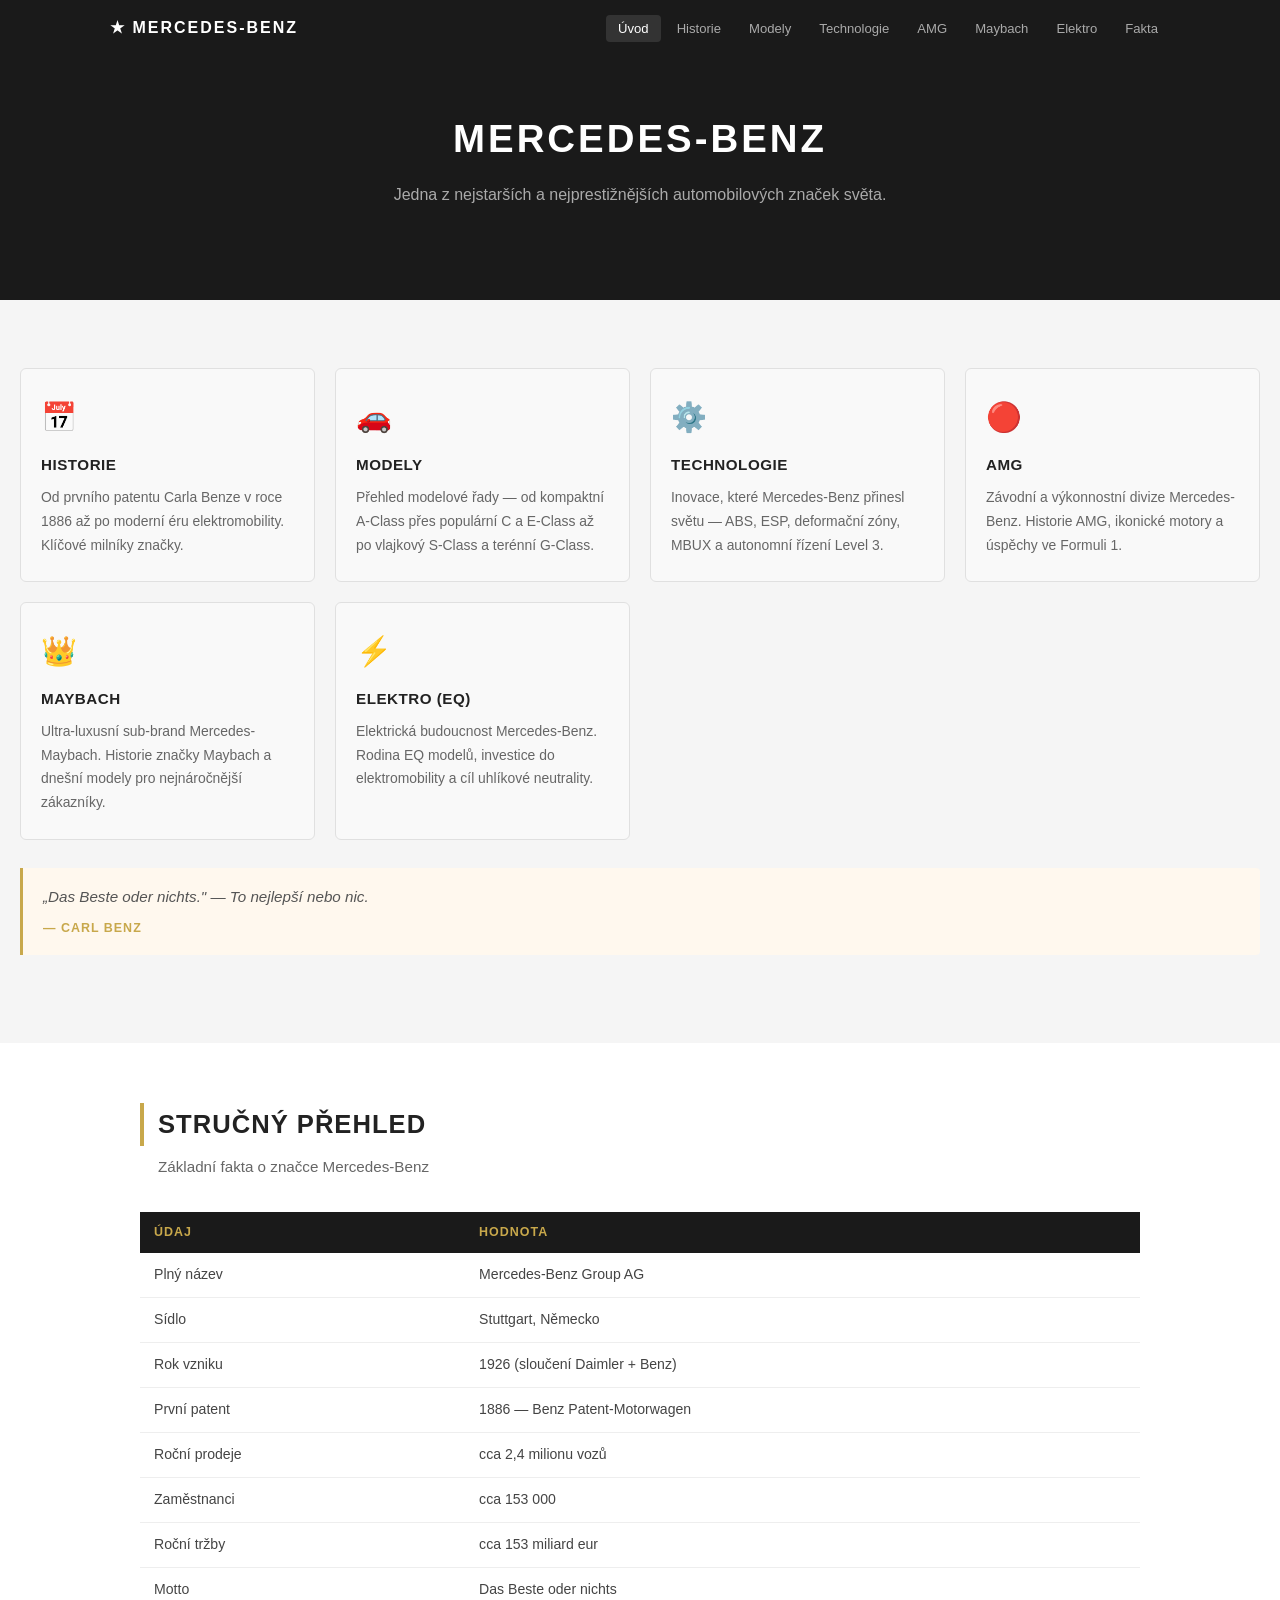
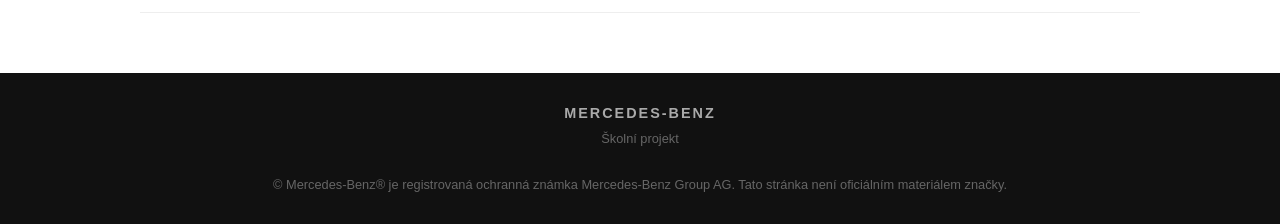
<file: index.html>
<!DOCTYPE html>
<html lang="cs">
<head>
  <meta charset="UTF-8" />
  <meta name="viewport" content="width=device-width, initial-scale=1.0" />
  <title>Mercedes-Benz — Školní Projekt</title>
  <link href="R:\verejne_ucitele\projekt\style.css" rel="stylesheet" />
  <link rel="stylesheet" href="style.css" />
</head>
<body>

<nav>
  <div class="nav-inner">
    <a class="nav-logo" href="index.html">★ Mercedes-Benz</a>
    <ul class="nav-links">
      <li><a href="index.html" class="active">Úvod</a></li>
      <li><a href="historie.html">Historie</a></li>
      <li><a href="modely.html">Modely</a></li>
      <li><a href="technologie.html">Technologie</a></li>
      <li><a href="amg.html">AMG</a></li>
      <li><a href="maybach.html">Maybach</a></li>
      <li><a href="elektro.html">Elektro</a></li>
      <li><a href="fakta.html">Fakta</a></li>
    </ul>
    <button class="hamburger" onclick="toggleMenu()" aria-label="Menu">
      <span></span><span></span><span></span>
    </button>
  </div>
  <div class="mobile-menu" id="mobileMenu">
    <a href="index.html"       onclick="closeMenu()">Úvod</a>
    <a href="historie.html"    onclick="closeMenu()">Historie</a>
    <a href="modely.html"      onclick="closeMenu()">Modely</a>
    <a href="technologie.html" onclick="closeMenu()">Technologie</a>
    <a href="amg.html"         onclick="closeMenu()">AMG</a>
    <a href="maybach.html"     onclick="closeMenu()">Maybach</a>
    <a href="elektro.html"     onclick="closeMenu()">Elektro</a>
    <a href="fakta.html"       onclick="closeMenu()">Fakta</a>
  </div>
</nav>

<div class="hero">
  <h1>Mercedes-Benz</h1>
  <p>Jedna z nejstarších a nejprestižnějších automobilových značek světa.</p>
  </div>

<section>
    <div class="cards">
      <div class="card">
        <div class="card-icon">📅</div>
        <div class="card-title"><a href="historie.html" style="color:#222;text-decoration:none">Historie</a></div>
        <p>Od prvního patentu Carla Benze v roce 1886 až po moderní éru elektromobility. Klíčové milníky značky.</p>
      </div>
      <div class="card">
        <div class="card-icon">🚗</div>
        <div class="card-title"><a href="modely.html" style="color:#222;text-decoration:none">Modely</a></div>
        <p>Přehled modelové řady — od kompaktní A-Class přes populární C a E-Class až po vlajkový S-Class a terénní G-Class.</p>
      </div>
      <div class="card">
        <div class="card-icon">⚙️</div>
        <div class="card-title"><a href="technologie.html" style="color:#222;text-decoration:none">Technologie</a></div>
        <p>Inovace, které Mercedes-Benz přinesl světu — ABS, ESP, deformační zóny, MBUX a autonomní řízení Level 3.</p>
      </div>
      <div class="card">
        <div class="card-icon">🔴</div>
        <div class="card-title"><a href="amg.html" style="color:#222;text-decoration:none">AMG</a></div>
        <p>Závodní a výkonnostní divize Mercedes-Benz. Historie AMG, ikonické motory a úspěchy ve Formuli 1.</p>
      </div>
      <div class="card">
        <div class="card-icon">👑</div>
        <div class="card-title"><a href="maybach.html" style="color:#222;text-decoration:none">Maybach</a></div>
        <p>Ultra-luxusní sub-brand Mercedes-Maybach. Historie značky Maybach a dnešní modely pro nejnáročnější zákazníky.</p>
      </div>
      <div class="card">
        <div class="card-icon">⚡</div>
        <div class="card-title"><a href="elektro.html" style="color:#222;text-decoration:none">Elektro (EQ)</a></div>
        <p>Elektrická budoucnost Mercedes-Benz. Rodina EQ modelů, investice do elektromobility a cíl uhlíkové neutrality.</p>
      </div>
    </div>

    <blockquote>
      „Das Beste oder nichts." — To nejlepší nebo nic.
      <cite>— Carl Benz</cite>
    </blockquote>
  </div>
</section>

<section>
  <div class="container">
    <h2 class="section-title">Stručný přehled</h2>
    <p class="section-subtitle">Základní fakta o značce Mercedes-Benz</p>

    <table>
      <thead>
        <tr>
          <th>Údaj</th>
          <th>Hodnota</th>
        </tr>
      </thead>
      <tbody>
        <tr><td>Plný název</td><td>Mercedes-Benz Group AG</td></tr>
        <tr><td>Sídlo</td><td>Stuttgart, Německo</td></tr>
        <tr><td>Rok vzniku</td><td>1926 (sloučení Daimler + Benz)</td></tr>
        <tr><td>První patent</td><td>1886 — Benz Patent-Motorwagen</td></tr>
        <tr><td>Roční prodeje</td><td>cca 2,4 milionu vozů</td></tr>
        <tr><td>Zaměstnanci</td><td>cca 153 000</td></tr>
        <tr><td>Roční tržby</td><td>cca 153 miliard eur</td></tr>
        <tr><td>Motto</td><td>Das Beste oder nichts</td></tr>
      </tbody>
    </table>
  </div>
</section>

<footer>
  <strong style="color:#aaa;letter-spacing:2px;font-size:0.9rem">MERCEDES-BENZ</strong><br>
  <span>Školní projekt</span><br><br>
  <span>© Mercedes-Benz® je registrovaná ochranná známka Mercedes-Benz Group AG. Tato stránka není oficiálním materiálem značky.</span>
</footer>

<script>
  function toggleMenu() { document.getElementById('mobileMenu').classList.toggle('open'); }
  function closeMenu()  { document.getElementById('mobileMenu').classList.remove('open'); }
</script>
</body>
</html>
</file>
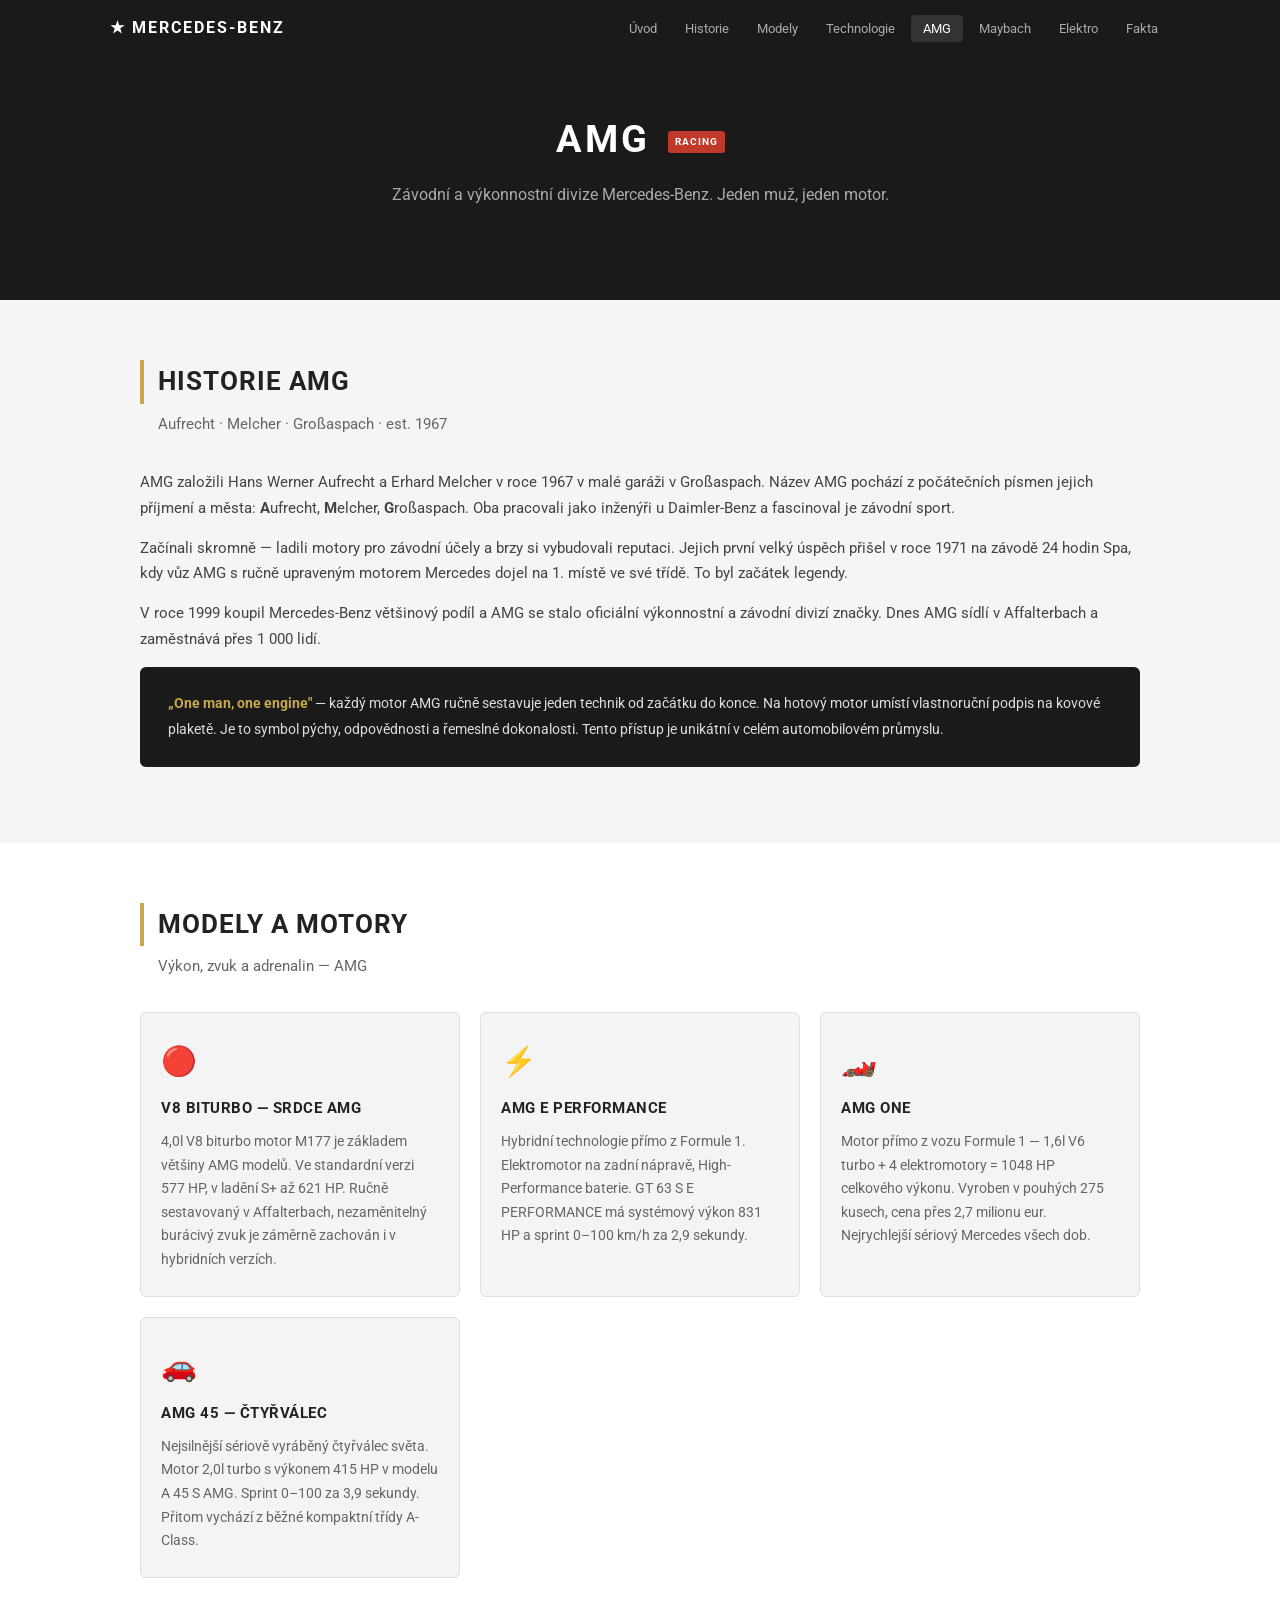
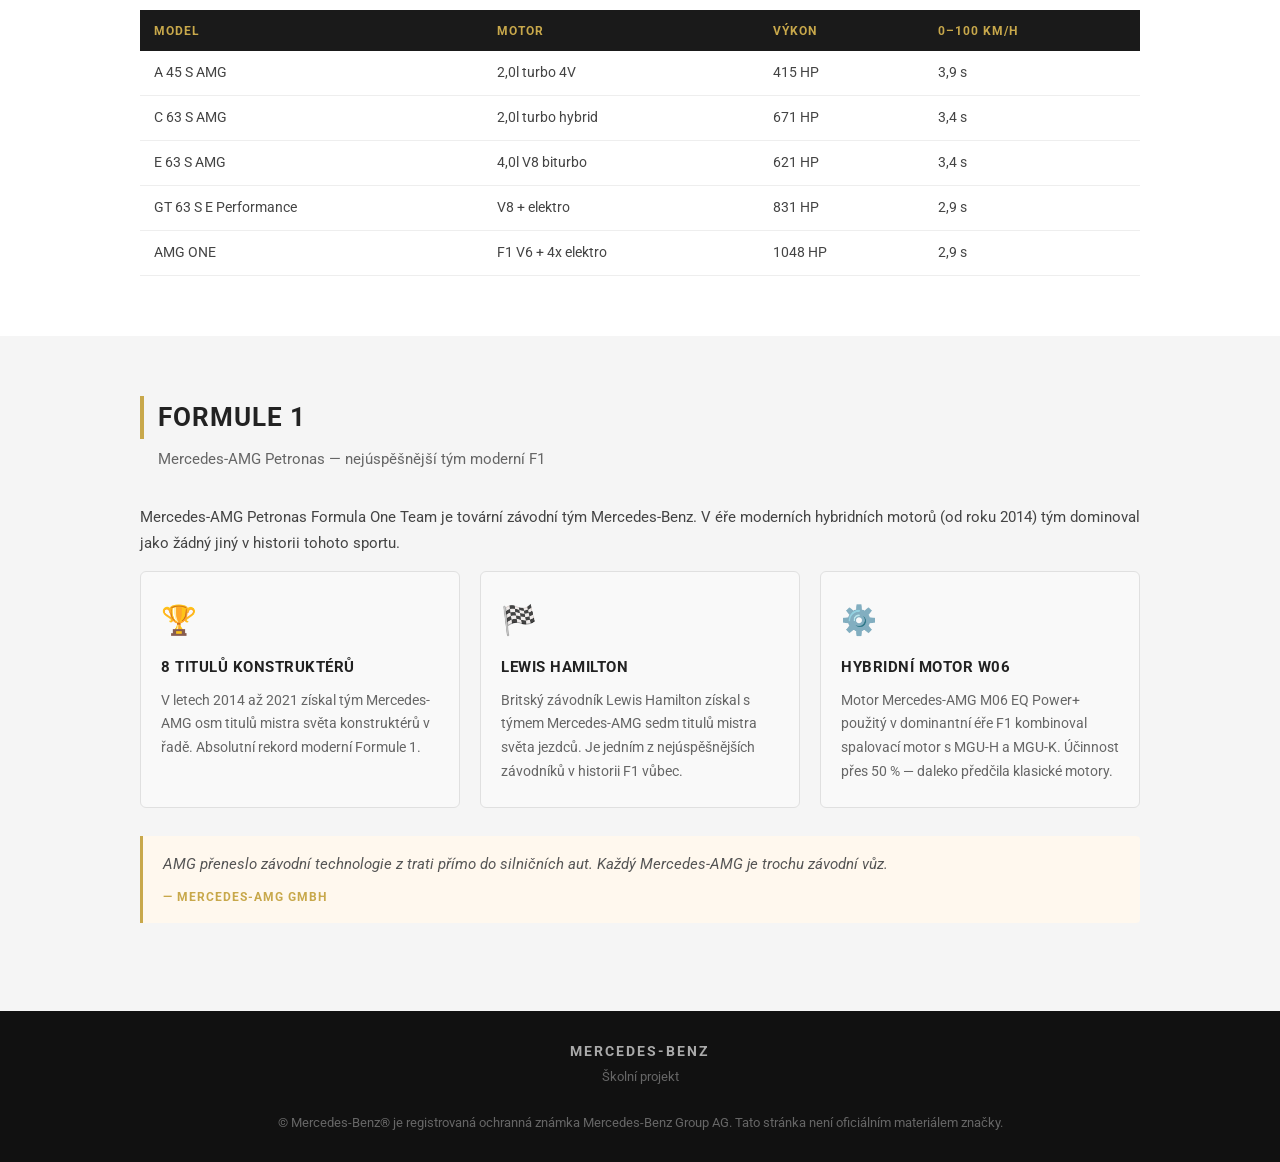
<file: amg.html>
<!DOCTYPE html>
<html lang="cs">
<head>
  <meta charset="UTF-8" />
  <meta name="viewport" content="width=device-width, initial-scale=1.0" />
  <title>AMG — Mercedes-Benz</title>
  <link href="https://fonts.googleapis.com/css2?family=Roboto:wght@300;400;700&display=swap" rel="stylesheet" />
  <link rel="stylesheet" href="style.css" />
</head>
<body>

<nav>
  <div class="nav-inner">
    <a class="nav-logo" href="index.html">★ Mercedes-Benz</a>
    <ul class="nav-links">
      <li><a href="index.html">Úvod</a></li>
      <li><a href="historie.html">Historie</a></li>
      <li><a href="modely.html">Modely</a></li>
      <li><a href="technologie.html">Technologie</a></li>
      <li><a href="amg.html" class="active">AMG</a></li>
      <li><a href="maybach.html">Maybach</a></li>
      <li><a href="elektro.html">Elektro</a></li>
      <li><a href="fakta.html">Fakta</a></li>
    </ul>
    <button class="hamburger" onclick="toggleMenu()" aria-label="Menu">
      <span></span><span></span><span></span>
    </button>
  </div>
  <div class="mobile-menu" id="mobileMenu">
    <a href="index.html"       onclick="closeMenu()">Úvod</a>
    <a href="historie.html"    onclick="closeMenu()">Historie</a>
    <a href="modely.html"      onclick="closeMenu()">Modely</a>
    <a href="technologie.html" onclick="closeMenu()">Technologie</a>
    <a href="amg.html"         onclick="closeMenu()">AMG</a>
    <a href="maybach.html"     onclick="closeMenu()">Maybach</a>
    <a href="elektro.html"     onclick="closeMenu()">Elektro</a>
    <a href="fakta.html"       onclick="closeMenu()">Fakta</a>
  </div>
</nav>

<div class="hero">
  <h1>AMG <span class="badge badge-amg">Racing</span></h1>
  <p>Závodní a výkonnostní divize Mercedes-Benz. Jeden muž, jeden motor.</p>
</div>

<section>
  <div class="container">
    <h2 class="section-title">Historie AMG</h2>
    <p class="section-subtitle">Aufrecht · Melcher · Großaspach · est. 1967</p>

    <p>AMG založili Hans Werner Aufrecht a Erhard Melcher v roce 1967 v malé garáži v Großaspach. Název AMG pochází z počátečních písmen jejich příjmení a města: <strong>A</strong>ufrecht, <strong>M</strong>elcher, <strong>G</strong>roßaspach. Oba pracovali jako inženýři u Daimler-Benz a fascinoval je závodní sport.</p>

    <p>Začínali skromně — ladili motory pro závodní účely a brzy si vybudovali reputaci. Jejich první velký úspěch přišel v roce 1971 na závodě 24 hodin Spa, kdy vůz AMG s ručně upraveným motorem Mercedes dojel na 1. místě ve své třídě. To byl začátek legendy.</p>

    <p>V roce 1999 koupil Mercedes-Benz většinový podíl a AMG se stalo oficiální výkonnostní a závodní divizí značky. Dnes AMG sídlí v Affalterbach a zaměstnává přes 1 000 lidí.</p>

    <div class="fact-box">
      <strong>„One man, one engine"</strong> — každý motor AMG ručně sestavuje jeden technik od začátku do konce. Na hotový motor umístí vlastnoruční podpis na kovové plaketě. Je to symbol pýchy, odpovědnosti a řemeslné dokonalosti. Tento přístup je unikátní v celém automobilovém průmyslu.
    </div>
  </div>
</section>

<section>
  <div class="container">
    <h2 class="section-title">Modely a motory</h2>
    <p class="section-subtitle">Výkon, zvuk a adrenalin — AMG</p>

    <div class="cards">
      <div class="card">
        <div class="card-icon">🔴</div>
        <div class="card-title">V8 Biturbo — srdce AMG</div>
        <p>4,0l V8 biturbo motor M177 je základem většiny AMG modelů. Ve standardní verzi 577 HP, v ladění S+ až 621 HP. Ručně sestavovaný v Affalterbach, nezaměnitelný burácivý zvuk je záměrně zachován i v hybridních verzích.</p>
      </div>
      <div class="card">
        <div class="card-icon">⚡</div>
        <div class="card-title">AMG E PERFORMANCE</div>
        <p>Hybridní technologie přímo z Formule 1. Elektromotor na zadní nápravě, High-Performance baterie. GT 63 S E PERFORMANCE má systémový výkon 831 HP a sprint 0–100 km/h za 2,9 sekundy.</p>
      </div>
      <div class="card">
        <div class="card-icon">🏎️</div>
        <div class="card-title">AMG ONE</div>
        <p>Motor přímo z vozu Formule 1 — 1,6l V6 turbo + 4 elektromotory = 1048 HP celkového výkonu. Vyroben v pouhých 275 kusech, cena přes 2,7 milionu eur. Nejrychlejší sériový Mercedes všech dob.</p>
      </div>
      <div class="card">
        <div class="card-icon">🚗</div>
        <div class="card-title">AMG 45 — čtyřválec</div>
        <p>Nejsilnější sériově vyráběný čtyřválec světa. Motor 2,0l turbo s výkonem 415 HP v modelu A 45 S AMG. Sprint 0–100 za 3,9 sekundy. Přitom vychází z běžné kompaktní třídy A-Class.</p>
      </div>
    </div>

    <table style="margin-top:32px">
      <thead>
        <tr>
          <th>Model</th>
          <th>Motor</th>
          <th>Výkon</th>
          <th>0–100 km/h</th>
        </tr>
      </thead>
      <tbody>
        <tr><td>A 45 S AMG</td><td>2,0l turbo 4V</td><td>415 HP</td><td>3,9 s</td></tr>
        <tr><td>C 63 S AMG</td><td>2,0l turbo hybrid</td><td>671 HP</td><td>3,4 s</td></tr>
        <tr><td>E 63 S AMG</td><td>4,0l V8 biturbo</td><td>621 HP</td><td>3,4 s</td></tr>
        <tr><td>GT 63 S E Performance</td><td>V8 + elektro</td><td>831 HP</td><td>2,9 s</td></tr>
        <tr><td>AMG ONE</td><td>F1 V6 + 4x elektro</td><td>1048 HP</td><td>2,9 s</td></tr>
      </tbody>
    </table>
  </div>
</section>

<section>
  <div class="container">
    <h2 class="section-title">Formule 1</h2>
    <p class="section-subtitle">Mercedes-AMG Petronas — nejúspěšnější tým moderní F1</p>

    <p>Mercedes-AMG Petronas Formula One Team je tovární závodní tým Mercedes-Benz. V éře moderních hybridních motorů (od roku 2014) tým dominoval jako žádný jiný v historii tohoto sportu.</p>

    <div class="cards">
      <div class="card">
        <div class="card-icon">🏆</div>
        <div class="card-title">8 titulů konstruktérů</div>
        <p>V letech 2014 až 2021 získal tým Mercedes-AMG osm titulů mistra světa konstruktérů v řadě. Absolutní rekord moderní Formule 1.</p>
      </div>
      <div class="card">
        <div class="card-icon">🏁</div>
        <div class="card-title">Lewis Hamilton</div>
        <p>Britský závodník Lewis Hamilton získal s týmem Mercedes-AMG sedm titulů mistra světa jezdců. Je jedním z nejúspěšnějších závodníků v historii F1 vůbec.</p>
      </div>
      <div class="card">
        <div class="card-icon">⚙️</div>
        <div class="card-title">Hybridní motor W06</div>
        <p>Motor Mercedes-AMG M06 EQ Power+ použitý v dominantní éře F1 kombinoval spalovací motor s MGU-H a MGU-K. Účinnost přes 50 % — daleko předčila klasické motory.</p>
      </div>
    </div>

    <blockquote>
      AMG přeneslo závodní technologie z trati přímo do silničních aut. Každý Mercedes-AMG je trochu závodní vůz.
      <cite>— Mercedes-AMG GmbH</cite>
    </blockquote>
  </div>
</section>

<footer>
  <strong style="color:#aaa;letter-spacing:2px;font-size:0.9rem">MERCEDES-BENZ</strong><br>
  <span>Školní projekt</span><br><br>
  <span>© Mercedes-Benz® je registrovaná ochranná známka Mercedes-Benz Group AG. Tato stránka není oficiálním materiálem značky.</span>
</footer>

<script>
  function toggleMenu() { document.getElementById('mobileMenu').classList.toggle('open'); }
  function closeMenu()  { document.getElementById('mobileMenu').classList.remove('open'); }
</script>
</body>
</html>
</file>
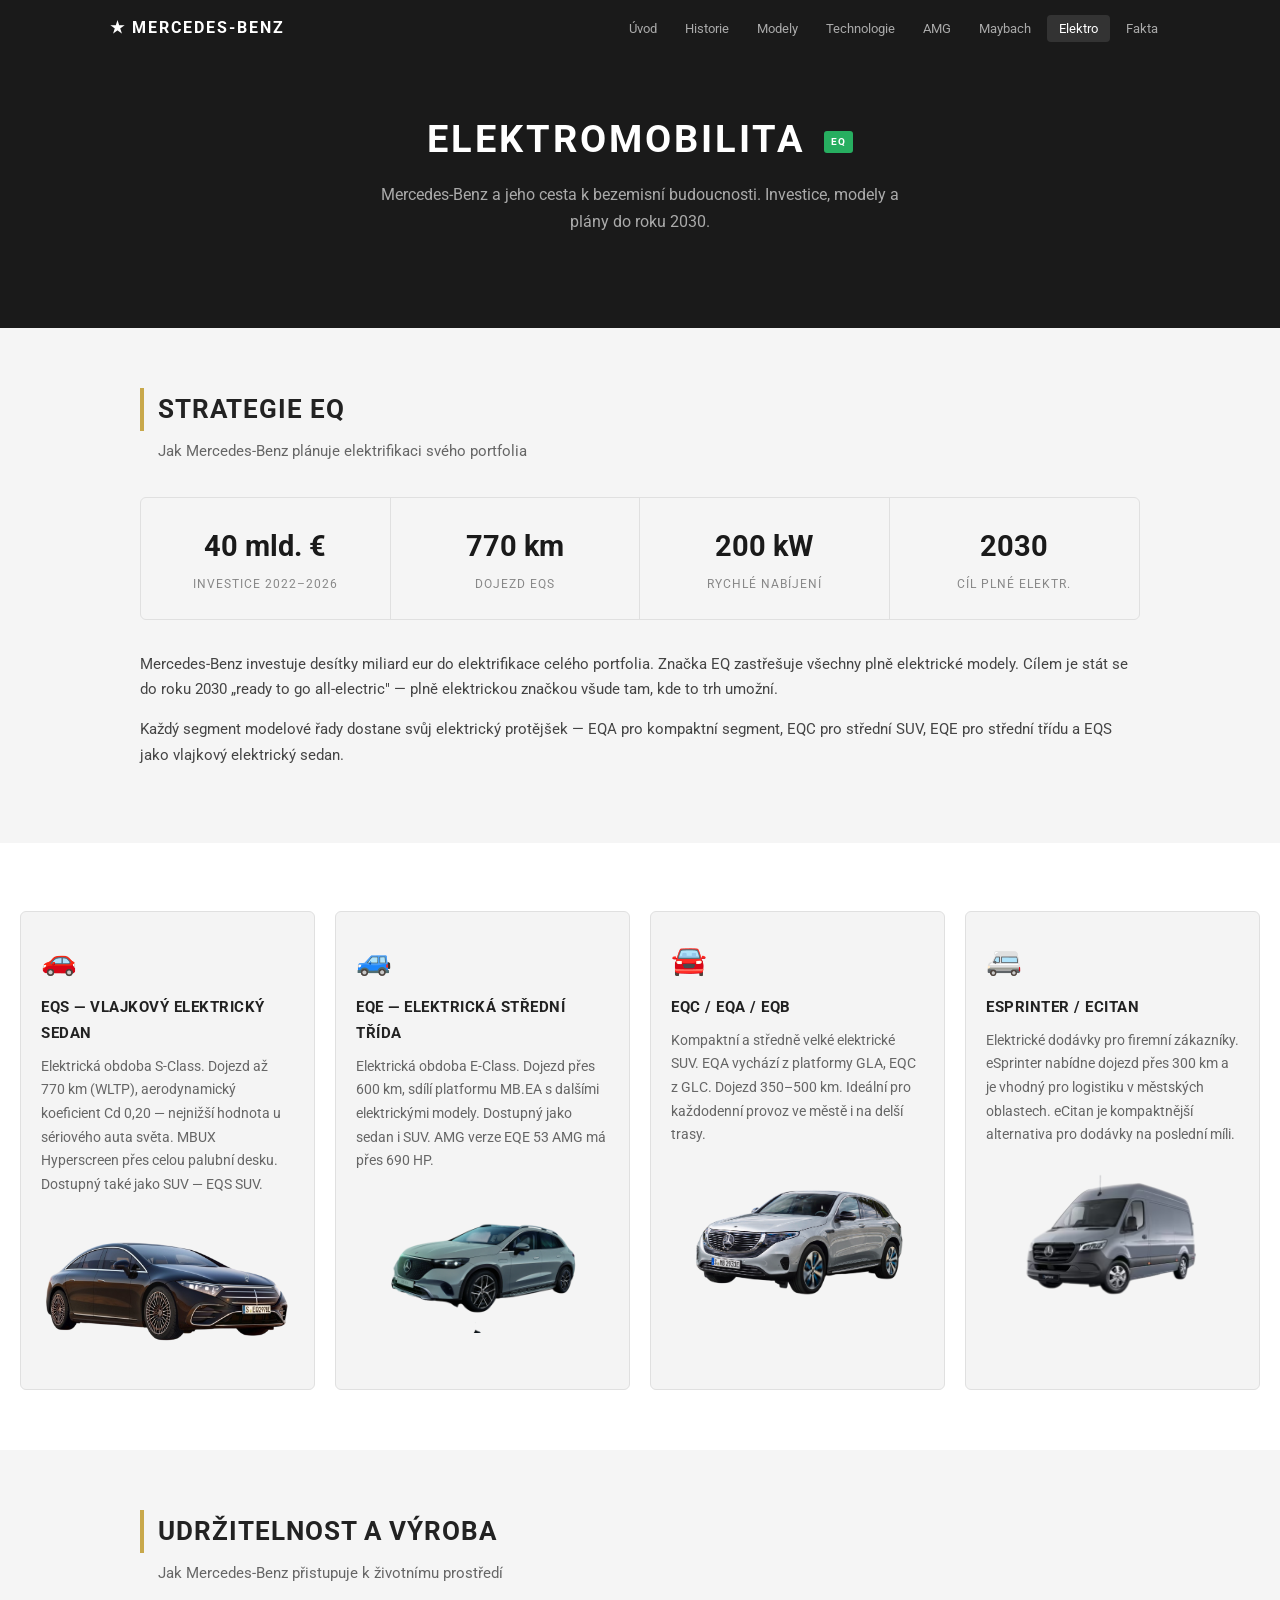
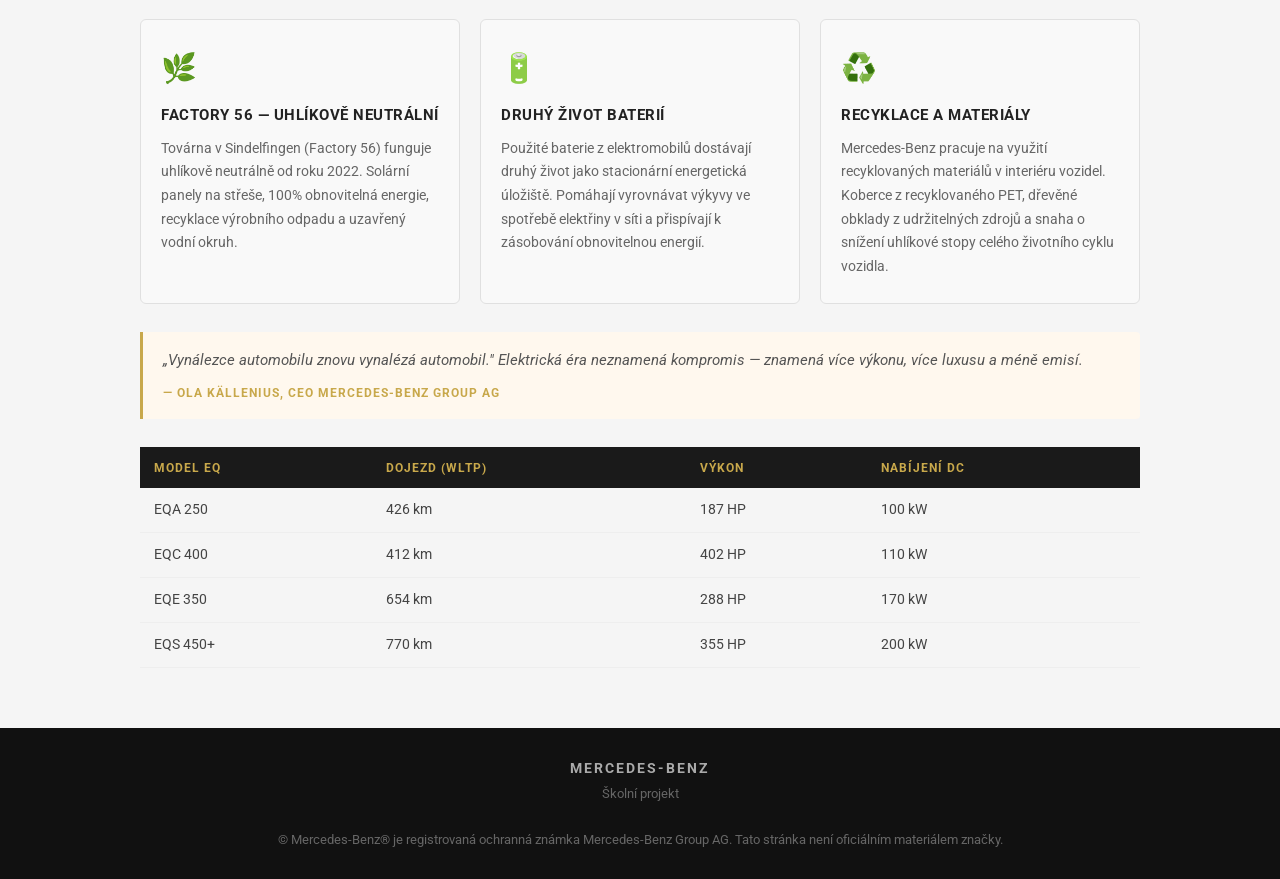
<file: elektro.html>
<!DOCTYPE html>
<html lang="cs">
<head>
  <meta charset="UTF-8" />
  <meta name="viewport" content="width=device-width, initial-scale=1.0" />
  <title>Elektro — Mercedes-Benz</title>
  <link href="https://fonts.googleapis.com/css2?family=Roboto:wght@300;400;700&display=swap" rel="stylesheet" />
  <link rel="stylesheet" href="style.css" />
</head>
<body>

<nav>
  <div class="nav-inner">
    <a class="nav-logo" href="index.html">★ Mercedes-Benz</a>
    <ul class="nav-links">
      <li><a href="index.html">Úvod</a></li>
      <li><a href="historie.html">Historie</a></li>
      <li><a href="modely.html">Modely</a></li>
      <li><a href="technologie.html">Technologie</a></li>
      <li><a href="amg.html">AMG</a></li>
      <li><a href="maybach.html">Maybach</a></li>
      <li><a href="elektro.html" class="active">Elektro</a></li>
      <li><a href="fakta.html">Fakta</a></li>
    </ul>
    <button class="hamburger" onclick="toggleMenu()" aria-label="Menu">
      <span></span><span></span><span></span>
    </button>
  </div>
  <div class="mobile-menu" id="mobileMenu">
    <a href="index.html"       onclick="closeMenu()">Úvod</a>
    <a href="historie.html"    onclick="closeMenu()">Historie</a>
    <a href="modely.html"      onclick="closeMenu()">Modely</a>
    <a href="technologie.html" onclick="closeMenu()">Technologie</a>
    <a href="amg.html"         onclick="closeMenu()">AMG</a>
    <a href="maybach.html"     onclick="closeMenu()">Maybach</a>
    <a href="elektro.html"     onclick="closeMenu()">Elektro</a>
    <a href="fakta.html"       onclick="closeMenu()">Fakta</a>
  </div>
</nav>

<div class="hero">
  <h1>Elektromobilita <span class="badge badge-eq">EQ</span></h1>
  <p>Mercedes-Benz a jeho cesta k bezemisní budoucnosti. Investice, modely a plány do roku 2030.</p>
</div>

<section>
  <div class="container">
    <h2 class="section-title">Strategie EQ</h2>
    <p class="section-subtitle">Jak Mercedes-Benz plánuje elektrifikaci svého portfolia</p>

    <div class="numbers">
      <div class="num-item">
        <div class="num-val">40 mld. €</div>
        <div class="num-lbl">Investice 2022–2026</div>
      </div>
      <div class="num-item">
        <div class="num-val">770 km</div>
        <div class="num-lbl">Dojezd EQS</div>
      </div>
      <div class="num-item">
        <div class="num-val">200 kW</div>
        <div class="num-lbl">Rychlé nabíjení</div>
      </div>
      <div class="num-item">
        <div class="num-val">2030</div>
        <div class="num-lbl">Cíl plné elektr.</div>
      </div>
    </div>

    <p>Mercedes-Benz investuje desítky miliard eur do elektrifikace celého portfolia. Značka EQ zastřešuje všechny plně elektrické modely. Cílem je stát se do roku 2030 „ready to go all-electric" — plně elektrickou značkou všude tam, kde to trh umožní.</p>

    <p>Každý segment modelové řady dostane svůj elektrický protějšek — EQA pro kompaktní segment, EQC pro střední SUV, EQE pro střední třídu a EQS jako vlajkový elektrický sedan.</p>
  </div>
</section>

<section>
  <div class="cards">
      <div class="card">
        <div class="card-icon">🚗</div>
        <div class="card-title">EQS — vlajkový elektrický sedan</div>
        <p>Elektrická obdoba S-Class. Dojezd až 770 km (WLTP), aerodynamický koeficient Cd 0,20 — nejnižší hodnota u sériového auta světa. MBUX Hyperscreen přes celou palubní desku. Dostupný také jako SUV — EQS SUV.</p>
        <img src="eqs.png" alt="Mercedes-Benz EQS" class="card-img" />
      </div>
      <div class="card">
        <div class="card-icon">🚙</div>
        <div class="card-title">EQE — elektrická střední třída</div>
        <p>Elektrická obdoba E-Class. Dojezd přes 600 km, sdílí platformu MB.EA s dalšími elektrickými modely. Dostupný jako sedan i SUV. AMG verze EQE 53 AMG má přes 690 HP.</p>
        <img src="eqe.png" alt="Mercedes-Benz EQE" class="card-img" />
      </div>
      <div class="card">
        <div class="card-icon">🚘</div>
        <div class="card-title">EQC / EQA / EQB</div>
        <p>Kompaktní a středně velké elektrické SUV. EQA vychází z platformy GLA, EQC z GLC. Dojezd 350–500 km. Ideální pro každodenní provoz ve městě i na delší trasy.</p>
        <img src="eqc.png" alt="Mercedes-Benz EQC" class="card-img" />
      </div>
      <div class="card">
        <div class="card-icon">🚐</div>
        <div class="card-title">eSprinter / eCitan</div>
        <p>Elektrické dodávky pro firemní zákazníky. eSprinter nabídne dojezd přes 300 km a je vhodný pro logistiku v městských oblastech. eCitan je kompaktnější alternativa pro dodávky na poslední míli.</p>
        <img src="esprinter.png" alt="Mercedes-Benz eSprinter" class="card-img" />
      </div>
    </div>
  </div>
</section>

<section>
  <div class="container">
    <h2 class="section-title">Udržitelnost a výroba</h2>
    <p class="section-subtitle">Jak Mercedes-Benz přistupuje k životnímu prostředí</p>

    <div class="cards">
      <div class="card">
        <div class="card-icon">🌿</div>
        <div class="card-title">Factory 56 — uhlíkově neutrální</div>
        <p>Továrna v Sindelfingen (Factory 56) funguje uhlíkově neutrálně od roku 2022. Solární panely na střeše, 100% obnovitelná energie, recyklace výrobního odpadu a uzavřený vodní okruh.</p>
      </div>
      <div class="card">
        <div class="card-icon">🔋</div>
        <div class="card-title">Druhý život baterií</div>
        <p>Použité baterie z elektromobilů dostávají druhý život jako stacionární energetická úložiště. Pomáhají vyrovnávat výkyvy ve spotřebě elektřiny v síti a přispívají k zásobování obnovitelnou energií.</p>
      </div>
      <div class="card">
        <div class="card-icon">♻️</div>
        <div class="card-title">Recyklace a materiály</div>
        <p>Mercedes-Benz pracuje na využití recyklovaných materiálů v interiéru vozidel. Koberce z recyklovaného PET, dřevěné obklady z udržitelných zdrojů a snaha o snížení uhlíkové stopy celého životního cyklu vozidla.</p>
      </div>
    </div>

    <blockquote>
      „Vynálezce automobilu znovu vynalézá automobil." Elektrická éra neznamená kompromis — znamená více výkonu, více luxusu a méně emisí.
      <cite>— Ola Källenius, CEO Mercedes-Benz Group AG</cite>
    </blockquote>

    <table style="margin-top:16px">
      <thead>
        <tr>
          <th>Model EQ</th>
          <th>Dojezd (WLTP)</th>
          <th>Výkon</th>
          <th>Nabíjení DC</th>
        </tr>
      </thead>
      <tbody>
        <tr><td>EQA 250</td><td>426 km</td><td>187 HP</td><td>100 kW</td></tr>
        <tr><td>EQC 400</td><td>412 km</td><td>402 HP</td><td>110 kW</td></tr>
        <tr><td>EQE 350</td><td>654 km</td><td>288 HP</td><td>170 kW</td></tr>
        <tr><td>EQS 450+</td><td>770 km</td><td>355 HP</td><td>200 kW</td></tr>
      </tbody>
    </table>
  </div>
</section>

<footer>
  <strong style="color:#aaa;letter-spacing:2px;font-size:0.9rem">MERCEDES-BENZ</strong><br>
  <span>Školní projekt</span><br><br>
  <span>© Mercedes-Benz® je registrovaná ochranná známka Mercedes-Benz Group AG. Tato stránka není oficiálním materiálem značky.</span>
</footer>

<script>
  function toggleMenu() { document.getElementById('mobileMenu').classList.toggle('open'); }
  function closeMenu()  { document.getElementById('mobileMenu').classList.remove('open'); }
</script>
</body>
</html>
</file>
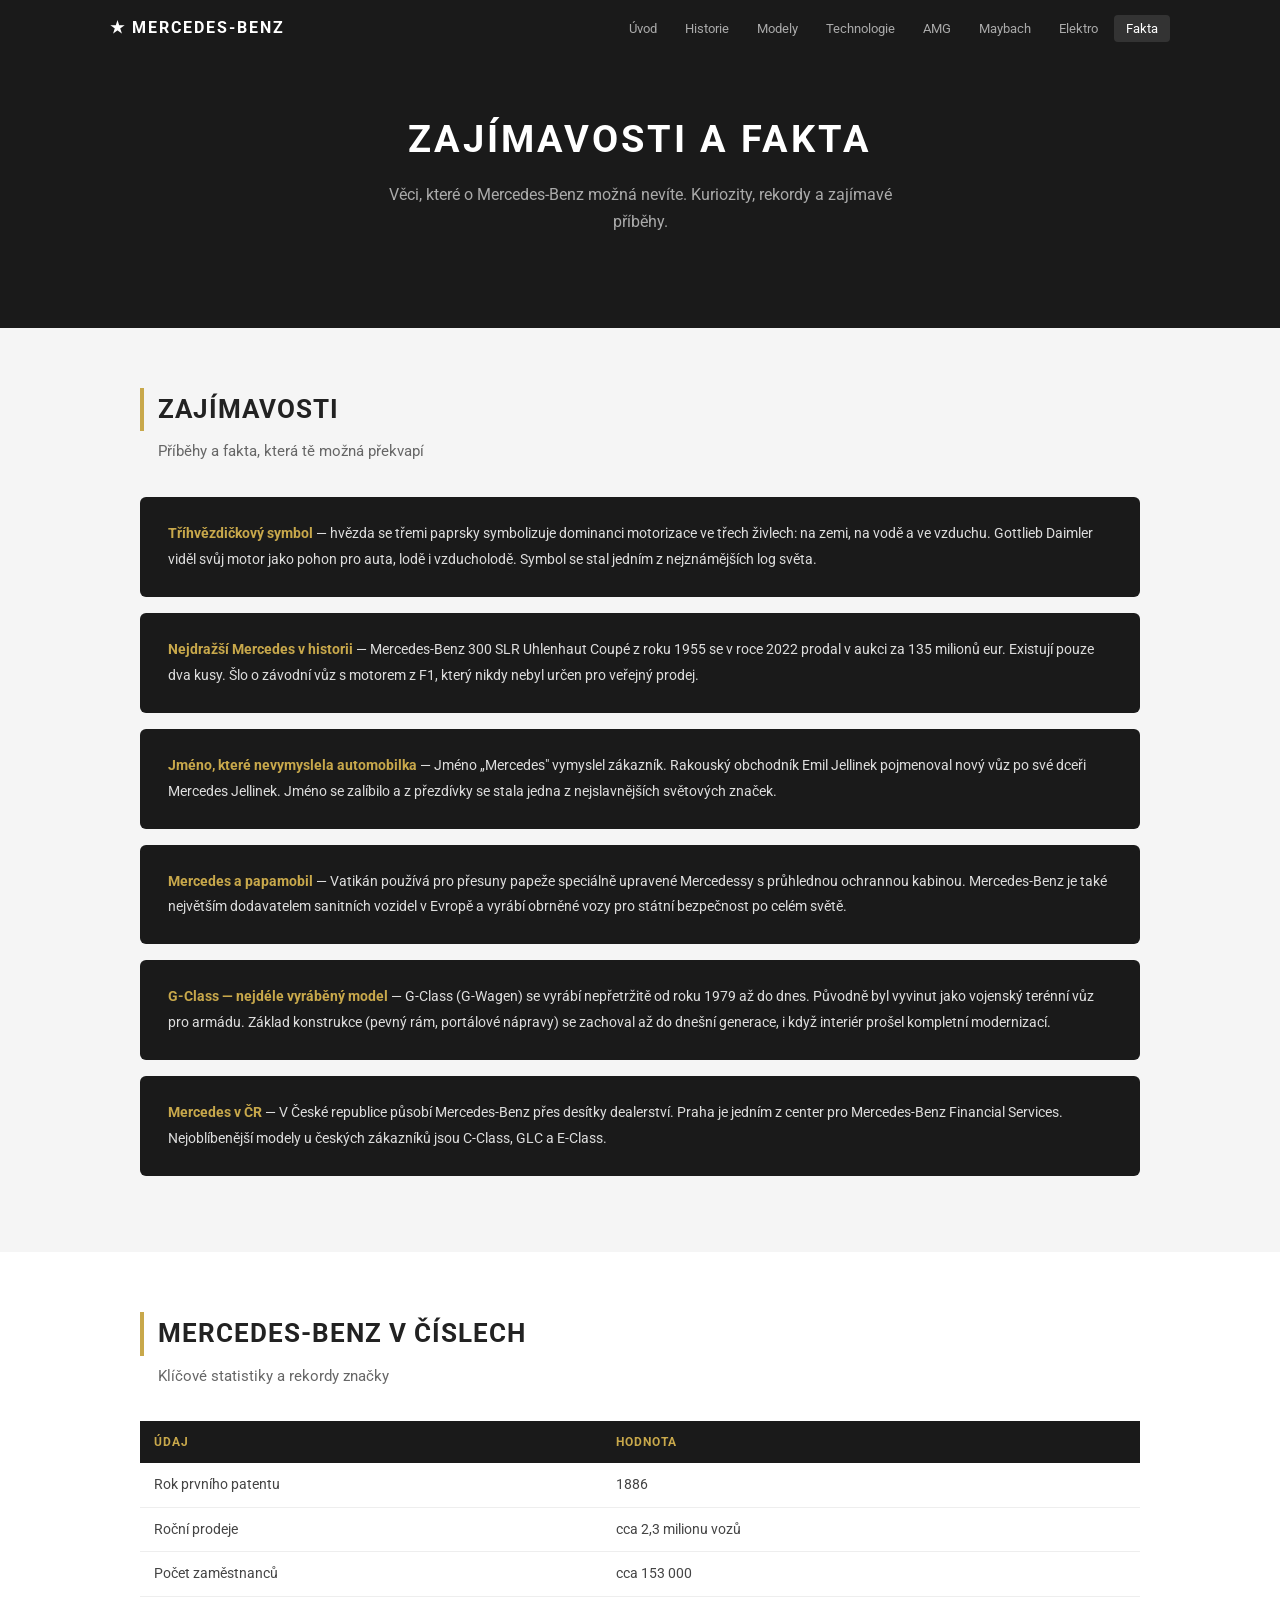
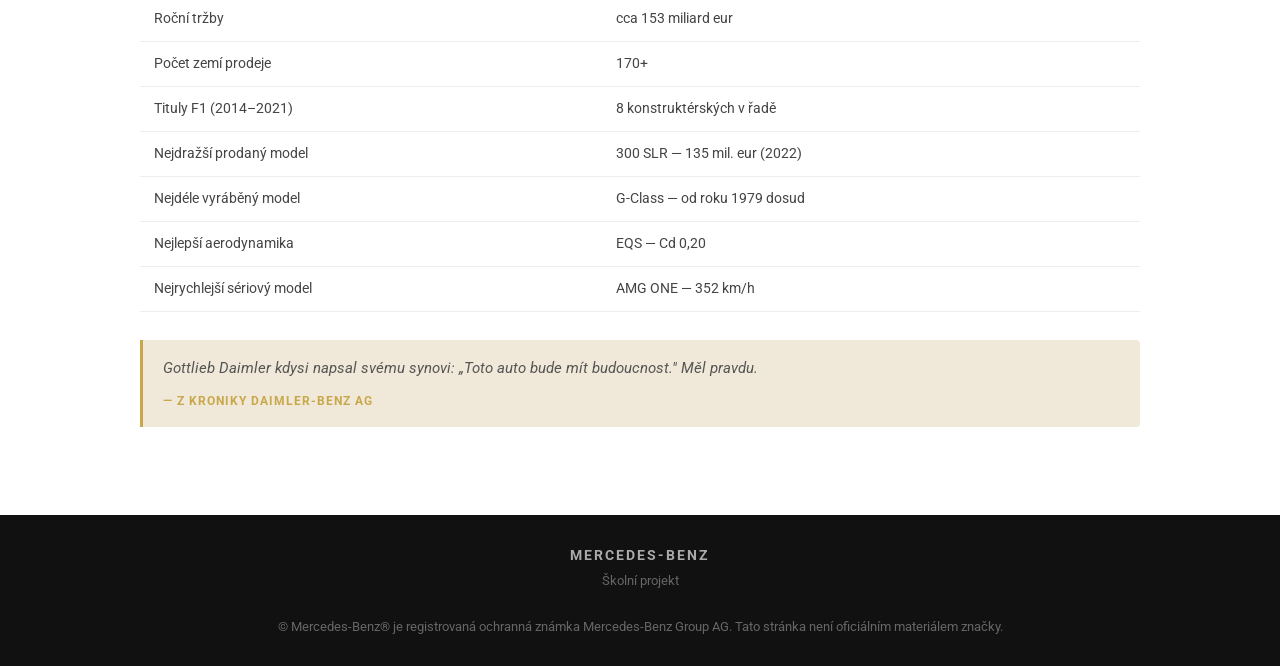
<file: fakta.html>
<!DOCTYPE html>
<html lang="cs">
<head>
  <meta charset="UTF-8" />
  <meta name="viewport" content="width=device-width, initial-scale=1.0" />
  <title>Fakta — Mercedes-Benz</title>
  <link href="https://fonts.googleapis.com/css2?family=Roboto:wght@300;400;700&display=swap" rel="stylesheet" />
  <link rel="stylesheet" href="style.css" />
</head>
<body>

<nav>
  <div class="nav-inner">
    <a class="nav-logo" href="index.html">★ Mercedes-Benz</a>
    <ul class="nav-links">
      <li><a href="index.html">Úvod</a></li>
      <li><a href="historie.html">Historie</a></li>
      <li><a href="modely.html">Modely</a></li>
      <li><a href="technologie.html">Technologie</a></li>
      <li><a href="amg.html">AMG</a></li>
      <li><a href="maybach.html">Maybach</a></li>
      <li><a href="elektro.html">Elektro</a></li>
      <li><a href="fakta.html" class="active">Fakta</a></li>
    </ul>
    <button class="hamburger" onclick="toggleMenu()" aria-label="Menu">
      <span></span><span></span><span></span>
    </button>
  </div>
  <div class="mobile-menu" id="mobileMenu">
    <a href="index.html"       onclick="closeMenu()">Úvod</a>
    <a href="historie.html"    onclick="closeMenu()">Historie</a>
    <a href="modely.html"      onclick="closeMenu()">Modely</a>
    <a href="technologie.html" onclick="closeMenu()">Technologie</a>
    <a href="amg.html"         onclick="closeMenu()">AMG</a>
    <a href="maybach.html"     onclick="closeMenu()">Maybach</a>
    <a href="elektro.html"     onclick="closeMenu()">Elektro</a>
    <a href="fakta.html"       onclick="closeMenu()">Fakta</a>
  </div>
</nav>

<div class="hero">
  <h1>Zajímavosti a fakta</h1>
  <p>Věci, které o Mercedes-Benz možná nevíte. Kuriozity, rekordy a zajímavé příběhy.</p>
</div>

<section>
  <div class="container">
    <h2 class="section-title">Zajímavosti</h2>
    <p class="section-subtitle">Příběhy a fakta, která tě možná překvapí</p>

    <div class="fact-box">
      <strong>Tříhvězdičkový symbol</strong> — hvězda se třemi paprsky symbolizuje dominanci motorizace ve třech živlech: na zemi, na vodě a ve vzduchu. Gottlieb Daimler viděl svůj motor jako pohon pro auta, lodě i vzducholodě. Symbol se stal jedním z nejznámějších log světa.
    </div>

    <div class="fact-box">
      <strong>Nejdražší Mercedes v historii</strong> — Mercedes-Benz 300 SLR Uhlenhaut Coupé z roku 1955 se v roce 2022 prodal v aukci za 135 milionů eur. Existují pouze dva kusy. Šlo o závodní vůz s motorem z F1, který nikdy nebyl určen pro veřejný prodej.
    </div>

    <div class="fact-box">
      <strong>Jméno, které nevymyslela automobilka</strong> — Jméno „Mercedes" vymyslel zákazník. Rakouský obchodník Emil Jellinek pojmenoval nový vůz po své dceři Mercedes Jellinek. Jméno se zalíbilo a z přezdívky se stala jedna z nejslavnějších světových značek.
    </div>

    <div class="fact-box">
      <strong>Mercedes a papamobil</strong> — Vatikán používá pro přesuny papeže speciálně upravené Mercedessy s průhlednou ochrannou kabinou. Mercedes-Benz je také největším dodavatelem sanitních vozidel v Evropě a vyrábí obrněné vozy pro státní bezpečnost po celém světě.
    </div>

    <div class="fact-box">
      <strong>G-Class — nejdéle vyráběný model</strong> — G-Class (G-Wagen) se vyrábí nepřetržitě od roku 1979 až do dnes. Původně byl vyvinut jako vojenský terénní vůz pro armádu. Základ konstrukce (pevný rám, portálové nápravy) se zachoval až do dnešní generace, i když interiér prošel kompletní modernizací.
    </div>

    <div class="fact-box">
      <strong>Mercedes v ČR</strong> — V České republice působí Mercedes-Benz přes desítky dealerství. Praha je jedním z center pro Mercedes-Benz Financial Services. Nejoblíbenější modely u českých zákazníků jsou C-Class, GLC a E-Class.
    </div>
  </div>
</section>

<section>
  <div class="container">
    <h2 class="section-title">Mercedes-Benz v číslech</h2>
    <p class="section-subtitle">Klíčové statistiky a rekordy značky</p>

    <table>
      <thead>
        <tr>
          <th>Údaj</th>
          <th>Hodnota</th>
        </tr>
      </thead>
      <tbody>
        <tr><td>Rok prvního patentu</td><td>1886</td></tr>
        <tr><td>Roční prodeje</td><td>cca 2,3 milionu vozů</td></tr>
        <tr><td>Počet zaměstnanců</td><td>cca 153 000</td></tr>
        <tr><td>Roční tržby</td><td>cca 153 miliard eur</td></tr>
        <tr><td>Počet zemí prodeje</td><td>170+</td></tr>
        <tr><td>Tituly F1 (2014–2021)</td><td>8 konstruktérských v řadě</td></tr>
        <tr><td>Nejdražší prodaný model</td><td>300 SLR — 135 mil. eur (2022)</td></tr>
        <tr><td>Nejdéle vyráběný model</td><td>G-Class — od roku 1979 dosud</td></tr>
        <tr><td>Nejlepší aerodynamika</td><td>EQS — Cd 0,20</td></tr>
        <tr><td>Nejrychlejší sériový model</td><td>AMG ONE — 352 km/h</td></tr>
      </tbody>
    </table>

    <blockquote>
      Gottlieb Daimler kdysi napsal svému synovi: „Toto auto bude mít budoucnost." Měl pravdu.
      <cite>— Z kroniky Daimler-Benz AG</cite>
    </blockquote>
  </div>
</section>

<footer>
  <strong style="color:#aaa;letter-spacing:2px;font-size:0.9rem">MERCEDES-BENZ</strong><br>
  <span>Školní projekt</span><br><br>
  <span>© Mercedes-Benz® je registrovaná ochranná známka Mercedes-Benz Group AG. Tato stránka není oficiálním materiálem značky.</span>
</footer>

<script>
  function toggleMenu() { document.getElementById('mobileMenu').classList.toggle('open'); }
  function closeMenu()  { document.getElementById('mobileMenu').classList.remove('open'); }
</script>
</body>
</html>
</file>
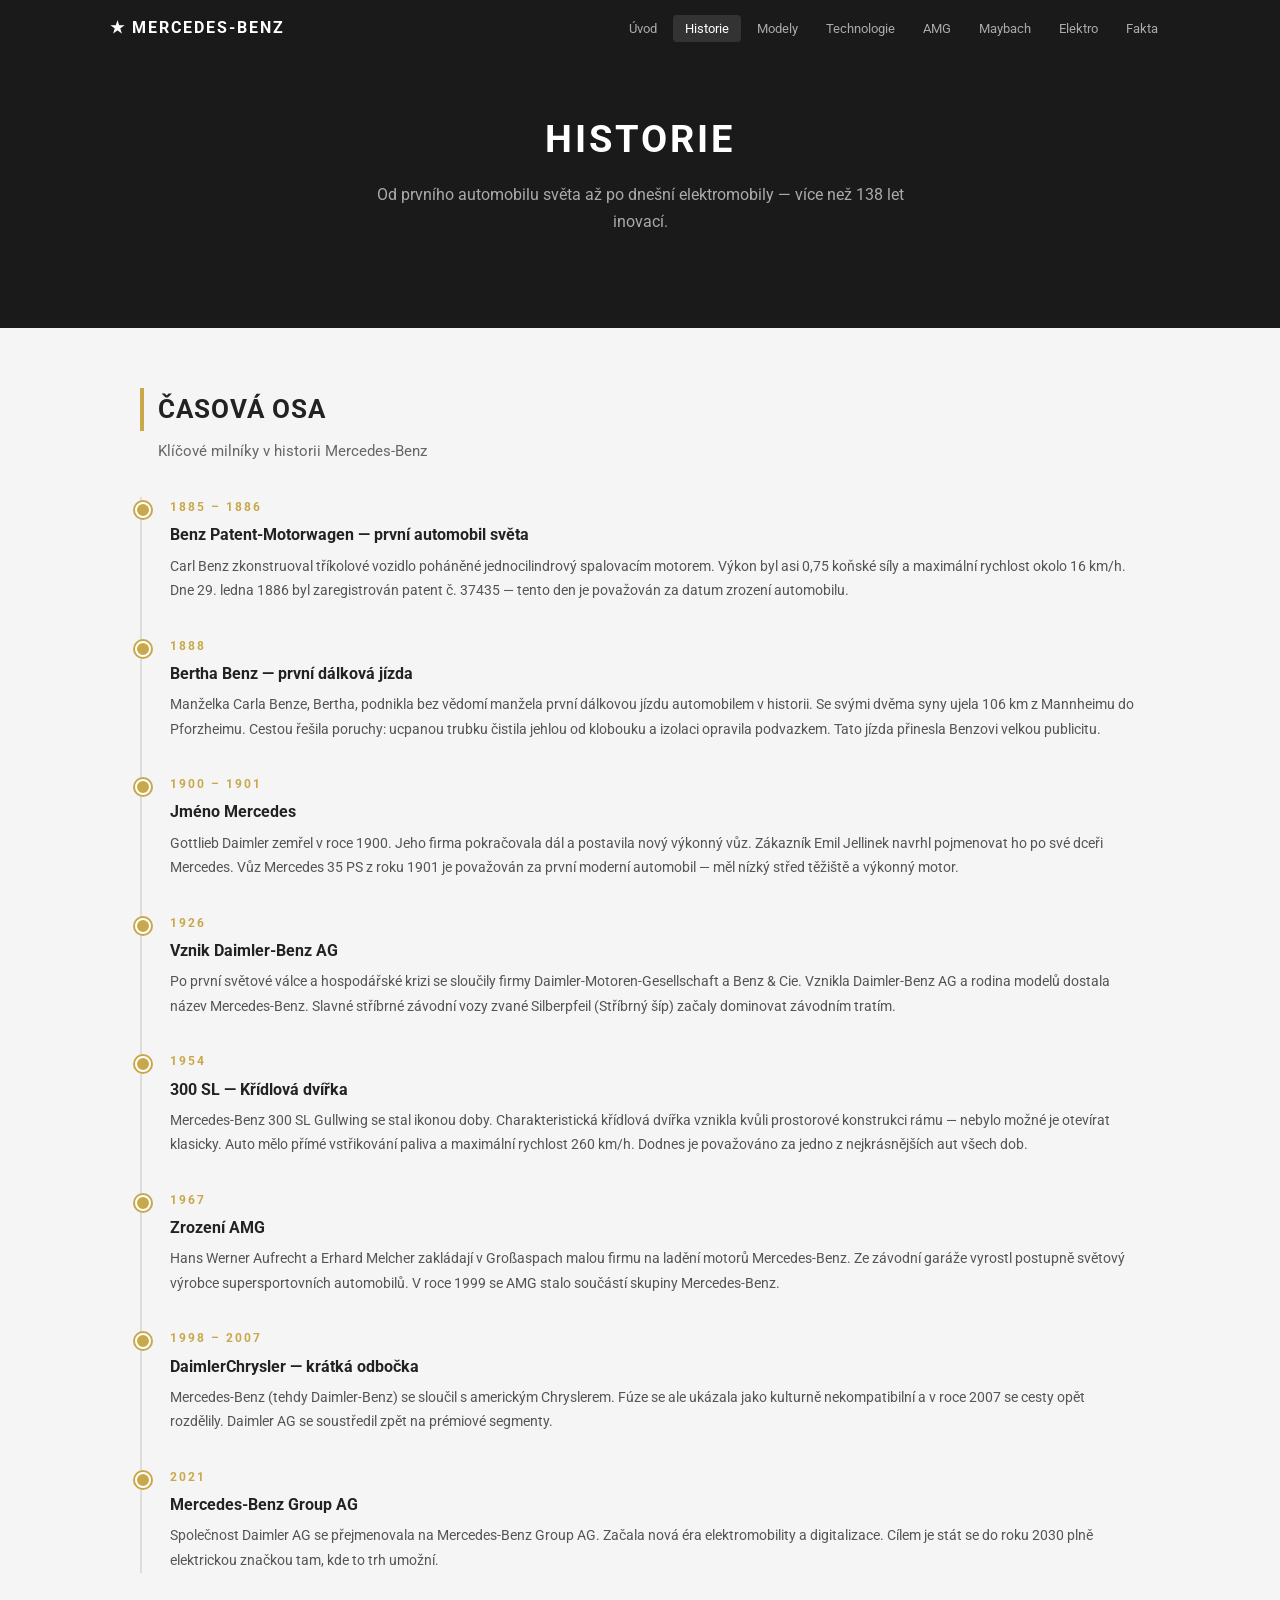
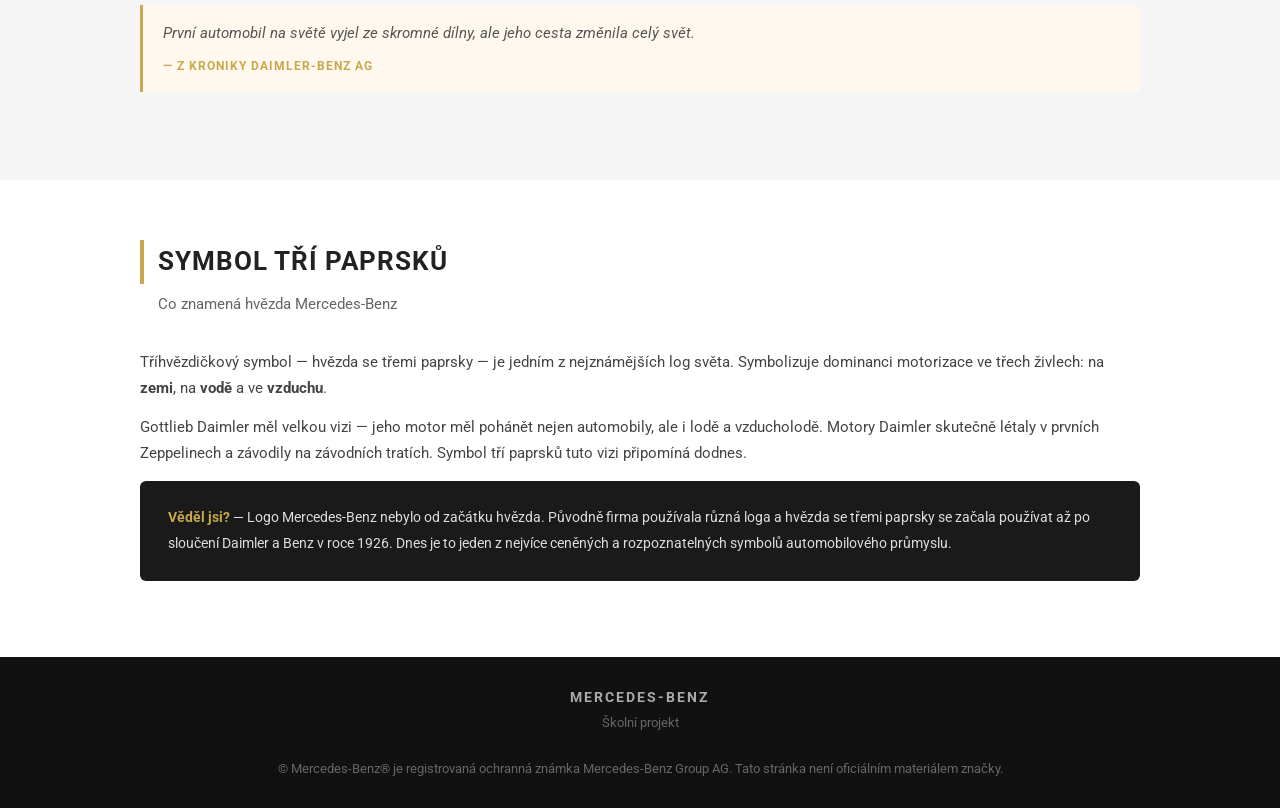
<file: historie.html>
<!DOCTYPE html>
<html lang="cs">
<head>
  <meta charset="UTF-8" />
  <meta name="viewport" content="width=device-width, initial-scale=1.0" />
  <title>Historie — Mercedes-Benz</title>
  <link href="https://fonts.googleapis.com/css2?family=Roboto:wght@300;400;700&display=swap" rel="stylesheet" />
  <link rel="stylesheet" href="style.css" />
</head>
<body>

<nav>
  <div class="nav-inner">
    <a class="nav-logo" href="index.html">★ Mercedes-Benz</a>
    <ul class="nav-links">
      <li><a href="index.html">Úvod</a></li>
      <li><a href="historie.html" class="active">Historie</a></li>
      <li><a href="modely.html">Modely</a></li>
      <li><a href="technologie.html">Technologie</a></li>
      <li><a href="amg.html">AMG</a></li>
      <li><a href="maybach.html">Maybach</a></li>
      <li><a href="elektro.html">Elektro</a></li>
      <li><a href="fakta.html">Fakta</a></li>
    </ul>
    <button class="hamburger" onclick="toggleMenu()" aria-label="Menu">
      <span></span><span></span><span></span>
    </button>
  </div>
  <div class="mobile-menu" id="mobileMenu">
    <a href="index.html"       onclick="closeMenu()">Úvod</a>
    <a href="historie.html"    onclick="closeMenu()">Historie</a>
    <a href="modely.html"      onclick="closeMenu()">Modely</a>
    <a href="technologie.html" onclick="closeMenu()">Technologie</a>
    <a href="amg.html"         onclick="closeMenu()">AMG</a>
    <a href="maybach.html"     onclick="closeMenu()">Maybach</a>
    <a href="elektro.html"     onclick="closeMenu()">Elektro</a>
    <a href="fakta.html"       onclick="closeMenu()">Fakta</a>
  </div>
</nav>

<div class="hero">
  <h1>Historie</h1>
  <p>Od prvního automobilu světa až po dnešní elektromobily — více než 138 let inovací.</p>
</div>

<section>
  <div class="container">
    <h2 class="section-title">Časová osa</h2>
    <p class="section-subtitle">Klíčové milníky v historii Mercedes-Benz</p>

    <div class="timeline">
      <div class="tl-item">
        <div class="tl-year">1885 – 1886</div>
        <div class="tl-heading">Benz Patent-Motorwagen — první automobil světa</div>
        <div class="tl-text">Carl Benz zkonstruoval tříkolové vozidlo poháněné jednocilindrový spalovacím motorem. Výkon byl asi 0,75 koňské síly a maximální rychlost okolo 16 km/h. Dne 29. ledna 1886 byl zaregistrován patent č. 37435 — tento den je považován za datum zrození automobilu.</div>
      </div>

      <div class="tl-item">
        <div class="tl-year">1888</div>
        <div class="tl-heading">Bertha Benz — první dálková jízda</div>
        <div class="tl-text">Manželka Carla Benze, Bertha, podnikla bez vědomí manžela první dálkovou jízdu automobilem v historii. Se svými dvěma syny ujela 106 km z Mannheimu do Pforzheimu. Cestou řešila poruchy: ucpanou trubku čistila jehlou od klobouku a izolaci opravila podvazkem. Tato jízda přinesla Benzovi velkou publicitu.</div>
      </div>

      <div class="tl-item">
        <div class="tl-year">1900 – 1901</div>
        <div class="tl-heading">Jméno Mercedes</div>
        <div class="tl-text">Gottlieb Daimler zemřel v roce 1900. Jeho firma pokračovala dál a postavila nový výkonný vůz. Zákazník Emil Jellinek navrhl pojmenovat ho po své dceři Mercedes. Vůz Mercedes 35 PS z roku 1901 je považován za první moderní automobil — měl nízký střed těžiště a výkonný motor.</div>
      </div>

      <div class="tl-item">
        <div class="tl-year">1926</div>
        <div class="tl-heading">Vznik Daimler-Benz AG</div>
        <div class="tl-text">Po první světové válce a hospodářské krizi se sloučily firmy Daimler-Motoren-Gesellschaft a Benz & Cie. Vznikla Daimler-Benz AG a rodina modelů dostala název Mercedes-Benz. Slavné stříbrné závodní vozy zvané Silberpfeil (Stříbrný šíp) začaly dominovat závodním tratím.</div>
      </div>

      <div class="tl-item">
        <div class="tl-year">1954</div>
        <div class="tl-heading">300 SL — Křídlová dvířka</div>
        <div class="tl-text">Mercedes-Benz 300 SL Gullwing se stal ikonou doby. Charakteristická křídlová dvířka vznikla kvůli prostorové konstrukci rámu — nebylo možné je otevírat klasicky. Auto mělo přímé vstřikování paliva a maximální rychlost 260 km/h. Dodnes je považováno za jedno z nejkrásnějších aut všech dob.</div>
      </div>

      <div class="tl-item">
        <div class="tl-year">1967</div>
        <div class="tl-heading">Zrození AMG</div>
        <div class="tl-text">Hans Werner Aufrecht a Erhard Melcher zakládají v Großaspach malou firmu na ladění motorů Mercedes-Benz. Ze závodní garáže vyrostl postupně světový výrobce supersportovních automobilů. V roce 1999 se AMG stalo součástí skupiny Mercedes-Benz.</div>
      </div>

      <div class="tl-item">
        <div class="tl-year">1998 – 2007</div>
        <div class="tl-heading">DaimlerChrysler — krátká odbočka</div>
        <div class="tl-text">Mercedes-Benz (tehdy Daimler-Benz) se sloučil s americkým Chryslerem. Fúze se ale ukázala jako kulturně nekompatibilní a v roce 2007 se cesty opět rozdělily. Daimler AG se soustředil zpět na prémiové segmenty.</div>
      </div>

      <div class="tl-item">
        <div class="tl-year">2021</div>
        <div class="tl-heading">Mercedes-Benz Group AG</div>
        <div class="tl-text">Společnost Daimler AG se přejmenovala na Mercedes-Benz Group AG. Začala nová éra elektromobility a digitalizace. Cílem je stát se do roku 2030 plně elektrickou značkou tam, kde to trh umožní.</div>
      </div>
    </div>

    <blockquote>
      První automobil na světě vyjel ze skromné dílny, ale jeho cesta změnila celý svět.
      <cite>— Z kroniky Daimler-Benz AG</cite>
    </blockquote>
  </div>
</section>

<section>
  <div class="container">
    <h2 class="section-title">Symbol tří paprsků</h2>
    <p class="section-subtitle">Co znamená hvězda Mercedes-Benz</p>

    <p>Tříhvězdičkový symbol — hvězda se třemi paprsky — je jedním z nejznámějších log světa. Symbolizuje dominanci motorizace ve třech živlech: na <strong>zemi</strong>, na <strong>vodě</strong> a ve <strong>vzduchu</strong>.</p>

    <p>Gottlieb Daimler měl velkou vizi — jeho motor měl pohánět nejen automobily, ale i lodě a vzducholodě. Motory Daimler skutečně létaly v prvních Zeppelinech a závodily na závodních tratích. Symbol tří paprsků tuto vizi připomíná dodnes.</p>

    <div class="fact-box">
      <strong>Věděl jsi?</strong> — Logo Mercedes-Benz nebylo od začátku hvězda. Původně firma používala různá loga a hvězda se třemi paprsky se začala používat až po sloučení Daimler a Benz v roce 1926. Dnes je to jeden z nejvíce ceněných a rozpoznatelných symbolů automobilového průmyslu.
    </div>
  </div>
</section>

<footer>
  <strong style="color:#aaa;letter-spacing:2px;font-size:0.9rem">MERCEDES-BENZ</strong><br>
  <span>Školní projekt</span><br><br>
  <span>© Mercedes-Benz® je registrovaná ochranná známka Mercedes-Benz Group AG. Tato stránka není oficiálním materiálem značky.</span>
</footer>

<script>
  function toggleMenu() { document.getElementById('mobileMenu').classList.toggle('open'); }
  function closeMenu()  { document.getElementById('mobileMenu').classList.remove('open'); }
</script>
</body>
</html>
</file>
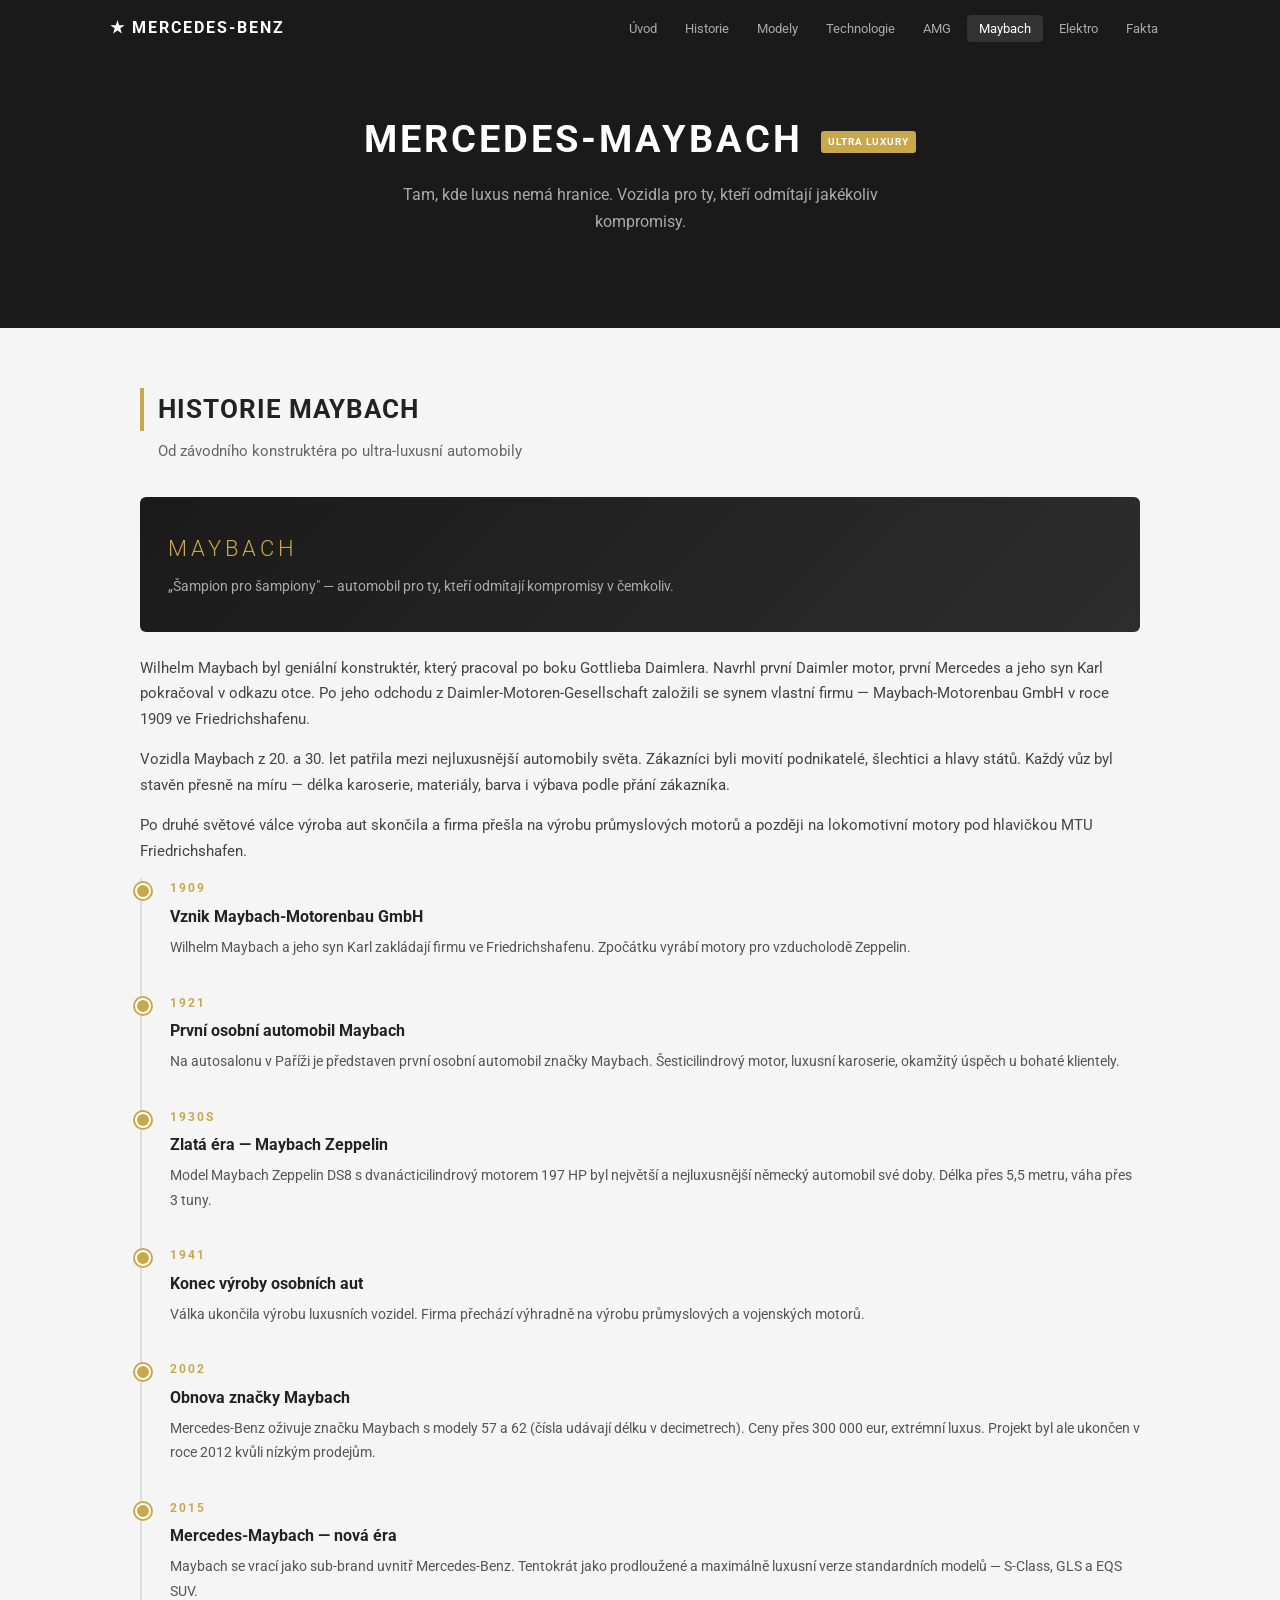
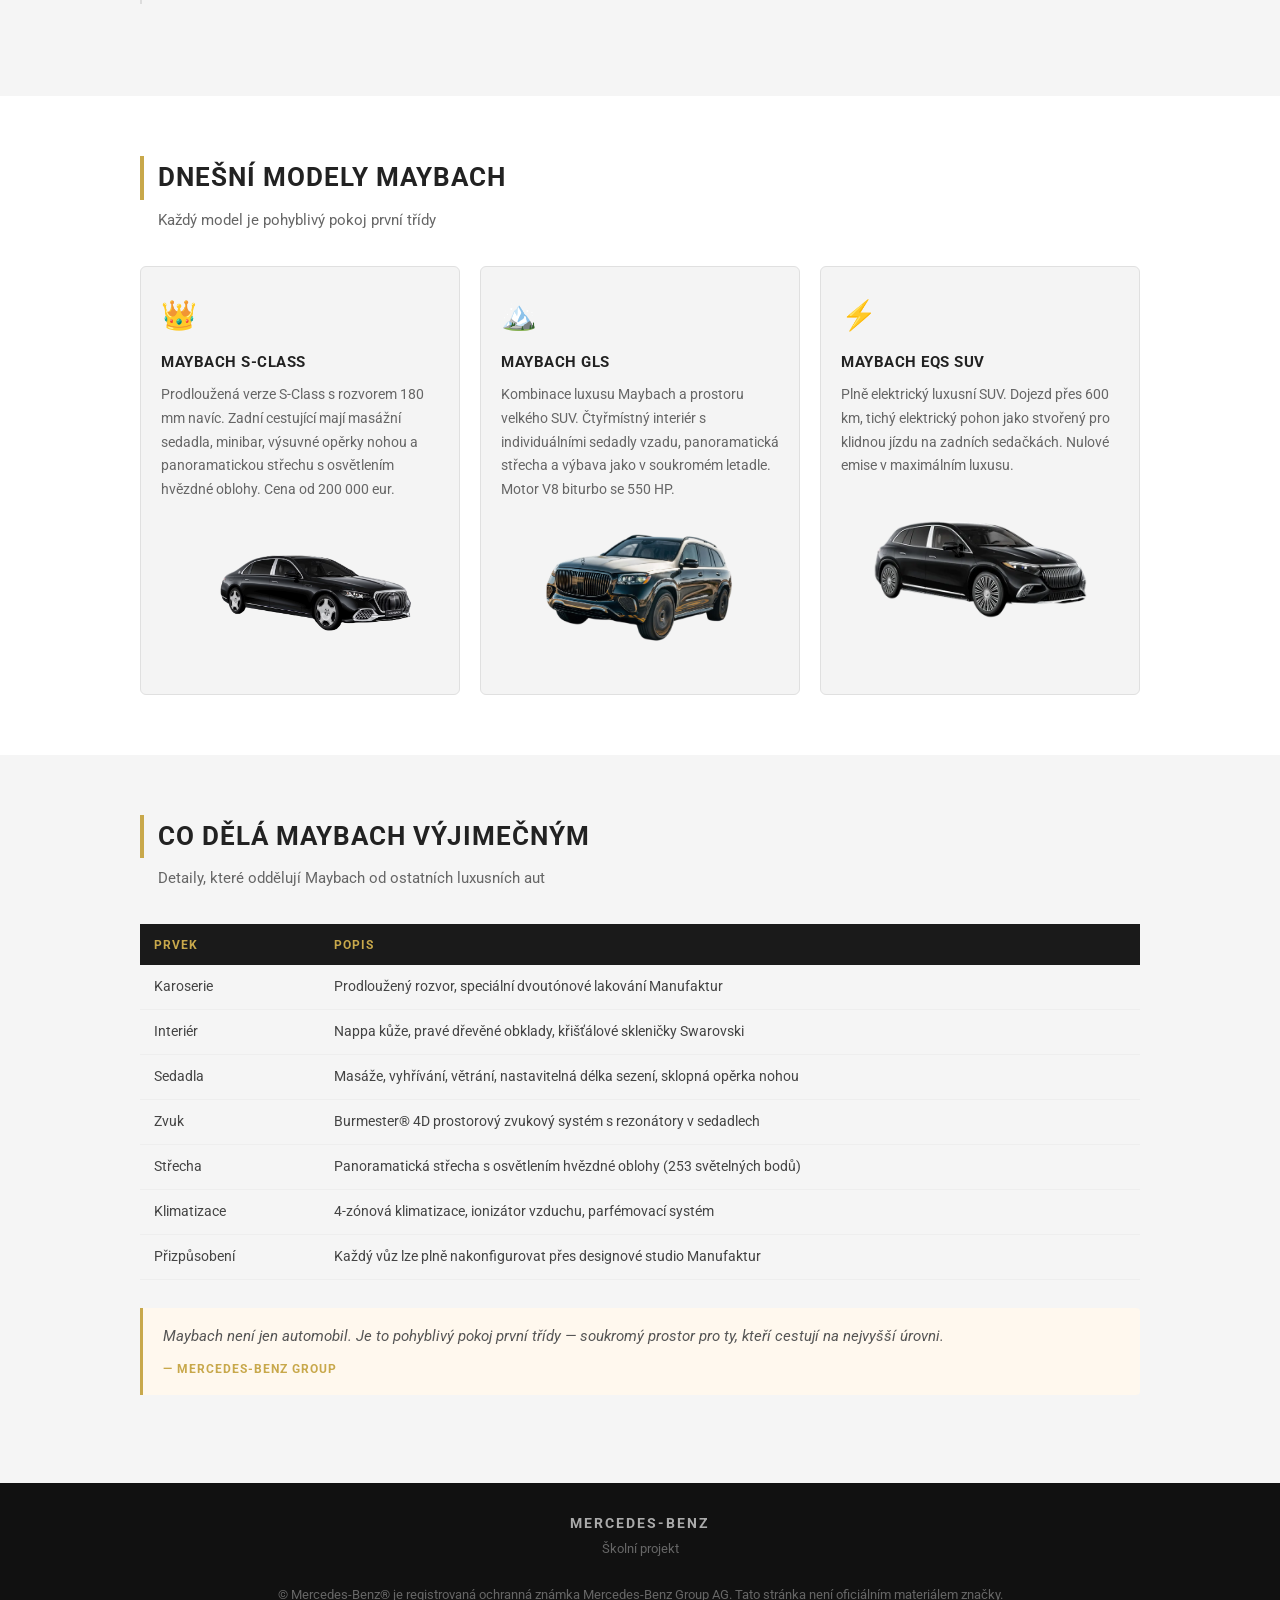
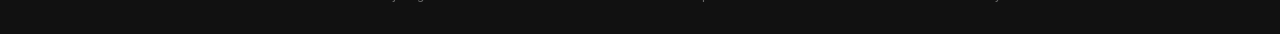
<file: maybach.html>
<!DOCTYPE html>
<html lang="cs">
<head>
  <meta charset="UTF-8" />
  <meta name="viewport" content="width=device-width, initial-scale=1.0" />
  <title>Maybach — Mercedes-Benz</title>
  <link href="https://fonts.googleapis.com/css2?family=Roboto:wght@300;400;700&display=swap" rel="stylesheet" />
  <link rel="stylesheet" href="style.css" />
</head>
<body>

<nav>
  <div class="nav-inner">
    <a class="nav-logo" href="index.html">★ Mercedes-Benz</a>
    <ul class="nav-links">
      <li><a href="index.html">Úvod</a></li>
      <li><a href="historie.html">Historie</a></li>
      <li><a href="modely.html">Modely</a></li>
      <li><a href="technologie.html">Technologie</a></li>
      <li><a href="amg.html">AMG</a></li>
      <li><a href="maybach.html" class="active">Maybach</a></li>
      <li><a href="elektro.html">Elektro</a></li>
      <li><a href="fakta.html">Fakta</a></li>
    </ul>
    <button class="hamburger" onclick="toggleMenu()" aria-label="Menu">
      <span></span><span></span><span></span>
    </button>
  </div>
  <div class="mobile-menu" id="mobileMenu">
    <a href="index.html"       onclick="closeMenu()">Úvod</a>
    <a href="historie.html"    onclick="closeMenu()">Historie</a>
    <a href="modely.html"      onclick="closeMenu()">Modely</a>
    <a href="technologie.html" onclick="closeMenu()">Technologie</a>
    <a href="amg.html"         onclick="closeMenu()">AMG</a>
    <a href="maybach.html"     onclick="closeMenu()">Maybach</a>
    <a href="elektro.html"     onclick="closeMenu()">Elektro</a>
    <a href="fakta.html"       onclick="closeMenu()">Fakta</a>
  </div>
</nav>

<div class="hero">
  <h1>Mercedes-Maybach <span class="badge badge-maybach">Ultra Luxury</span></h1>
  <p>Tam, kde luxus nemá hranice. Vozidla pro ty, kteří odmítají jakékoliv kompromisy.</p>
</div>

<section>
  <div class="container">
    <h2 class="section-title">Historie Maybach</h2>
    <p class="section-subtitle">Od závodního konstruktéra po ultra-luxusní automobily</p>

    <div class="maybach-header">
      <h3>Maybach</h3>
      <p>„Šampion pro šampiony" — automobil pro ty, kteří odmítají kompromisy v čemkoliv.</p>
    </div>

    <p>Wilhelm Maybach byl geniální konstruktér, který pracoval po boku Gottlieba Daimlera. Navrhl první Daimler motor, první Mercedes a jeho syn Karl pokračoval v odkazu otce. Po jeho odchodu z Daimler-Motoren-Gesellschaft založili se synem vlastní firmu — Maybach-Motorenbau GmbH v roce 1909 ve Friedrichshafenu.</p>

    <p>Vozidla Maybach z 20. a 30. let patřila mezi nejluxusnější automobily světa. Zákazníci byli movití podnikatelé, šlechtici a hlavy států. Každý vůz byl stavěn přesně na míru — délka karoserie, materiály, barva i výbava podle přání zákazníka.</p>

    <p>Po druhé světové válce výroba aut skončila a firma přešla na výrobu průmyslových motorů a později na lokomotivní motory pod hlavičkou MTU Friedrichshafen.</p>

    <div class="timeline">
      <div class="tl-item">
        <div class="tl-year">1909</div>
        <div class="tl-heading">Vznik Maybach-Motorenbau GmbH</div>
        <div class="tl-text">Wilhelm Maybach a jeho syn Karl zakládají firmu ve Friedrichshafenu. Zpočátku vyrábí motory pro vzducholodě Zeppelin.</div>
      </div>
      <div class="tl-item">
        <div class="tl-year">1921</div>
        <div class="tl-heading">První osobní automobil Maybach</div>
        <div class="tl-text">Na autosalonu v Paříži je představen první osobní automobil značky Maybach. Šesticilindrový motor, luxusní karoserie, okamžitý úspěch u bohaté klientely.</div>
      </div>
      <div class="tl-item">
        <div class="tl-year">1930s</div>
        <div class="tl-heading">Zlatá éra — Maybach Zeppelin</div>
        <div class="tl-text">Model Maybach Zeppelin DS8 s dvanácticilindrový motorem 197 HP byl největší a nejluxusnější německý automobil své doby. Délka přes 5,5 metru, váha přes 3 tuny.</div>
      </div>
      <div class="tl-item">
        <div class="tl-year">1941</div>
        <div class="tl-heading">Konec výroby osobních aut</div>
        <div class="tl-text">Válka ukončila výrobu luxusních vozidel. Firma přechází výhradně na výrobu průmyslových a vojenských motorů.</div>
      </div>
      <div class="tl-item">
        <div class="tl-year">2002</div>
        <div class="tl-heading">Obnova značky Maybach</div>
        <div class="tl-text">Mercedes-Benz oživuje značku Maybach s modely 57 a 62 (čísla udávají délku v decimetrech). Ceny přes 300 000 eur, extrémní luxus. Projekt byl ale ukončen v roce 2012 kvůli nízkým prodejům.</div>
      </div>
      <div class="tl-item">
        <div class="tl-year">2015</div>
        <div class="tl-heading">Mercedes-Maybach — nová éra</div>
        <div class="tl-text">Maybach se vrací jako sub-brand uvnitř Mercedes-Benz. Tentokrát jako prodloužené a maximálně luxusní verze standardních modelů — S-Class, GLS a EQS SUV.</div>
      </div>
    </div>
  </div>
</section>

<section>
  <div class="container">
    <h2 class="section-title">Dnešní modely Maybach</h2>
    <p class="section-subtitle">Každý model je pohyblivý pokoj první třídy</p>

    <div class="cards">
      <div class="card">
        <div class="card-icon">👑</div>
        <div class="card-title">Maybach S-Class</div>
        <p>Prodloužená verze S-Class s rozvorem 180 mm navíc. Zadní cestující mají masážní sedadla, minibar, výsuvné opěrky nohou a panoramatickou střechu s osvětlením hvězdné oblohy. Cena od 200 000 eur.</p>
        <img src="maybach.png" alt="Mercedes-Maybach S-Class" class="card-img" />
      </div>
      <div class="card">
        <div class="card-icon">🏔️</div>
        <div class="card-title">Maybach GLS</div>
        <p>Kombinace luxusu Maybach a prostoru velkého SUV. Čtyřmístný interiér s individuálními sedadly vzadu, panoramatická střecha a výbava jako v soukromém letadle. Motor V8 biturbo se 550 HP.</p>
        <img src="glsmaybach.png" alt="Mercedes-Maybach GLS" class="card-img" />
      </div>
      <div class="card">
        <div class="card-icon">⚡</div>
        <div class="card-title">Maybach EQS SUV</div>
        <p>Plně elektrický luxusní SUV. Dojezd přes 600 km, tichý elektrický pohon jako stvořený pro klidnou jízdu na zadních sedačkách. Nulové emise v maximálním luxusu.</p>
        <img src="eqsmaybach.png" alt="Mercedes-Maybach EQS SUV" class="card-img" />
      </div>
    </div>
  </div>
</section>

<section>
  <div class="container">
    <h2 class="section-title">Co dělá Maybach výjimečným</h2>
    <p class="section-subtitle">Detaily, které oddělují Maybach od ostatních luxusních aut</p>

    <table>
      <thead>
        <tr>
          <th>Prvek</th>
          <th>Popis</th>
        </tr>
      </thead>
      <tbody>
        <tr><td>Karoserie</td><td>Prodloužený rozvor, speciální dvoutónové lakování Manufaktur</td></tr>
        <tr><td>Interiér</td><td>Nappa kůže, pravé dřevěné obklady, křišťálové skleničky Swarovski</td></tr>
        <tr><td>Sedadla</td><td>Masáže, vyhřívání, větrání, nastavitelná délka sezení, sklopná opěrka nohou</td></tr>
        <tr><td>Zvuk</td><td>Burmester® 4D prostorový zvukový systém s rezonátory v sedadlech</td></tr>
        <tr><td>Střecha</td><td>Panoramatická střecha s osvětlením hvězdné oblohy (253 světelných bodů)</td></tr>
        <tr><td>Klimatizace</td><td>4-zónová klimatizace, ionizátor vzduchu, parfémovací systém</td></tr>
        <tr><td>Přizpůsobení</td><td>Každý vůz lze plně nakonfigurovat přes designové studio Manufaktur</td></tr>
      </tbody>
    </table>

    <blockquote>
      Maybach není jen automobil. Je to pohyblivý pokoj první třídy — soukromý prostor pro ty, kteří cestují na nejvyšší úrovni.
      <cite>— Mercedes-Benz Group</cite>
    </blockquote>
  </div>
</section>

<footer>
  <strong style="color:#aaa;letter-spacing:2px;font-size:0.9rem">MERCEDES-BENZ</strong><br>
  <span>Školní projekt</span><br><br>
  <span>© Mercedes-Benz® je registrovaná ochranná známka Mercedes-Benz Group AG. Tato stránka není oficiálním materiálem značky.</span>
</footer>

<script>
  function toggleMenu() { document.getElementById('mobileMenu').classList.toggle('open'); }
  function closeMenu()  { document.getElementById('mobileMenu').classList.remove('open'); }
</script>
</body>
</html>
</file>
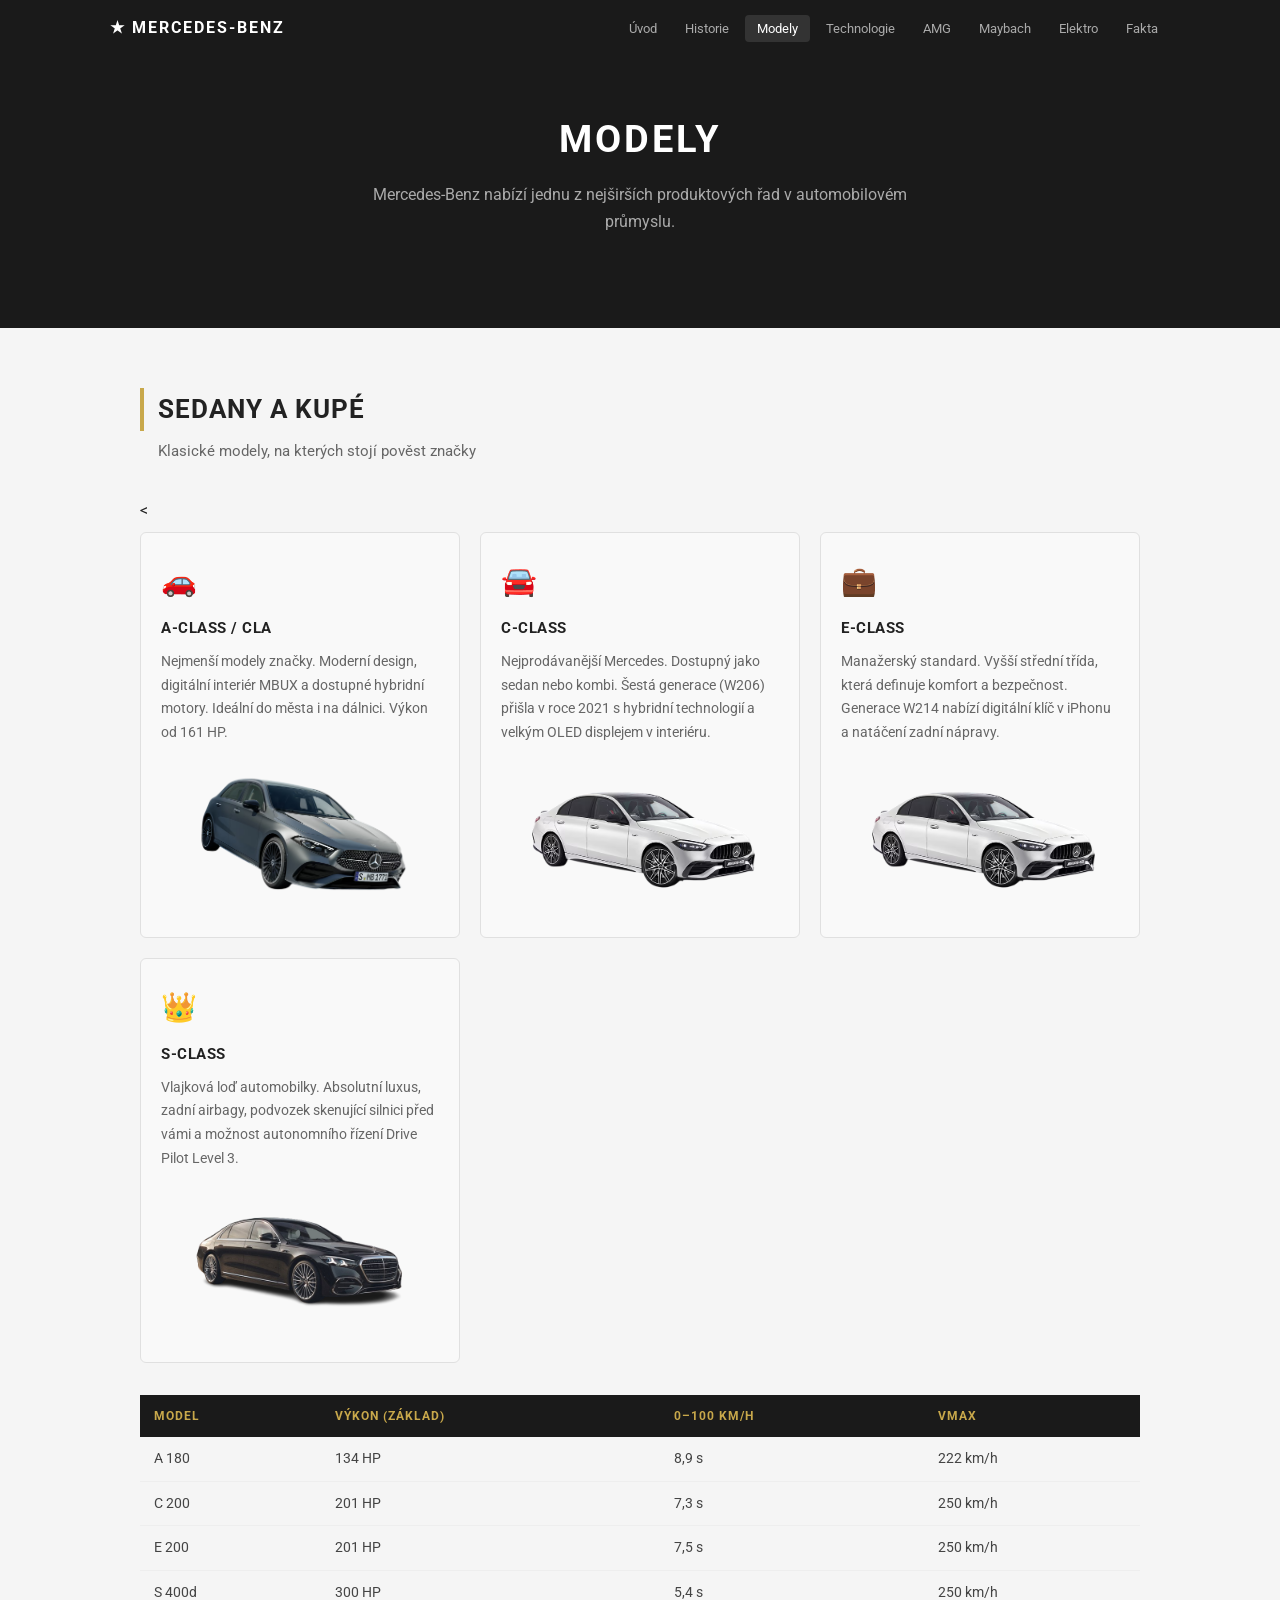
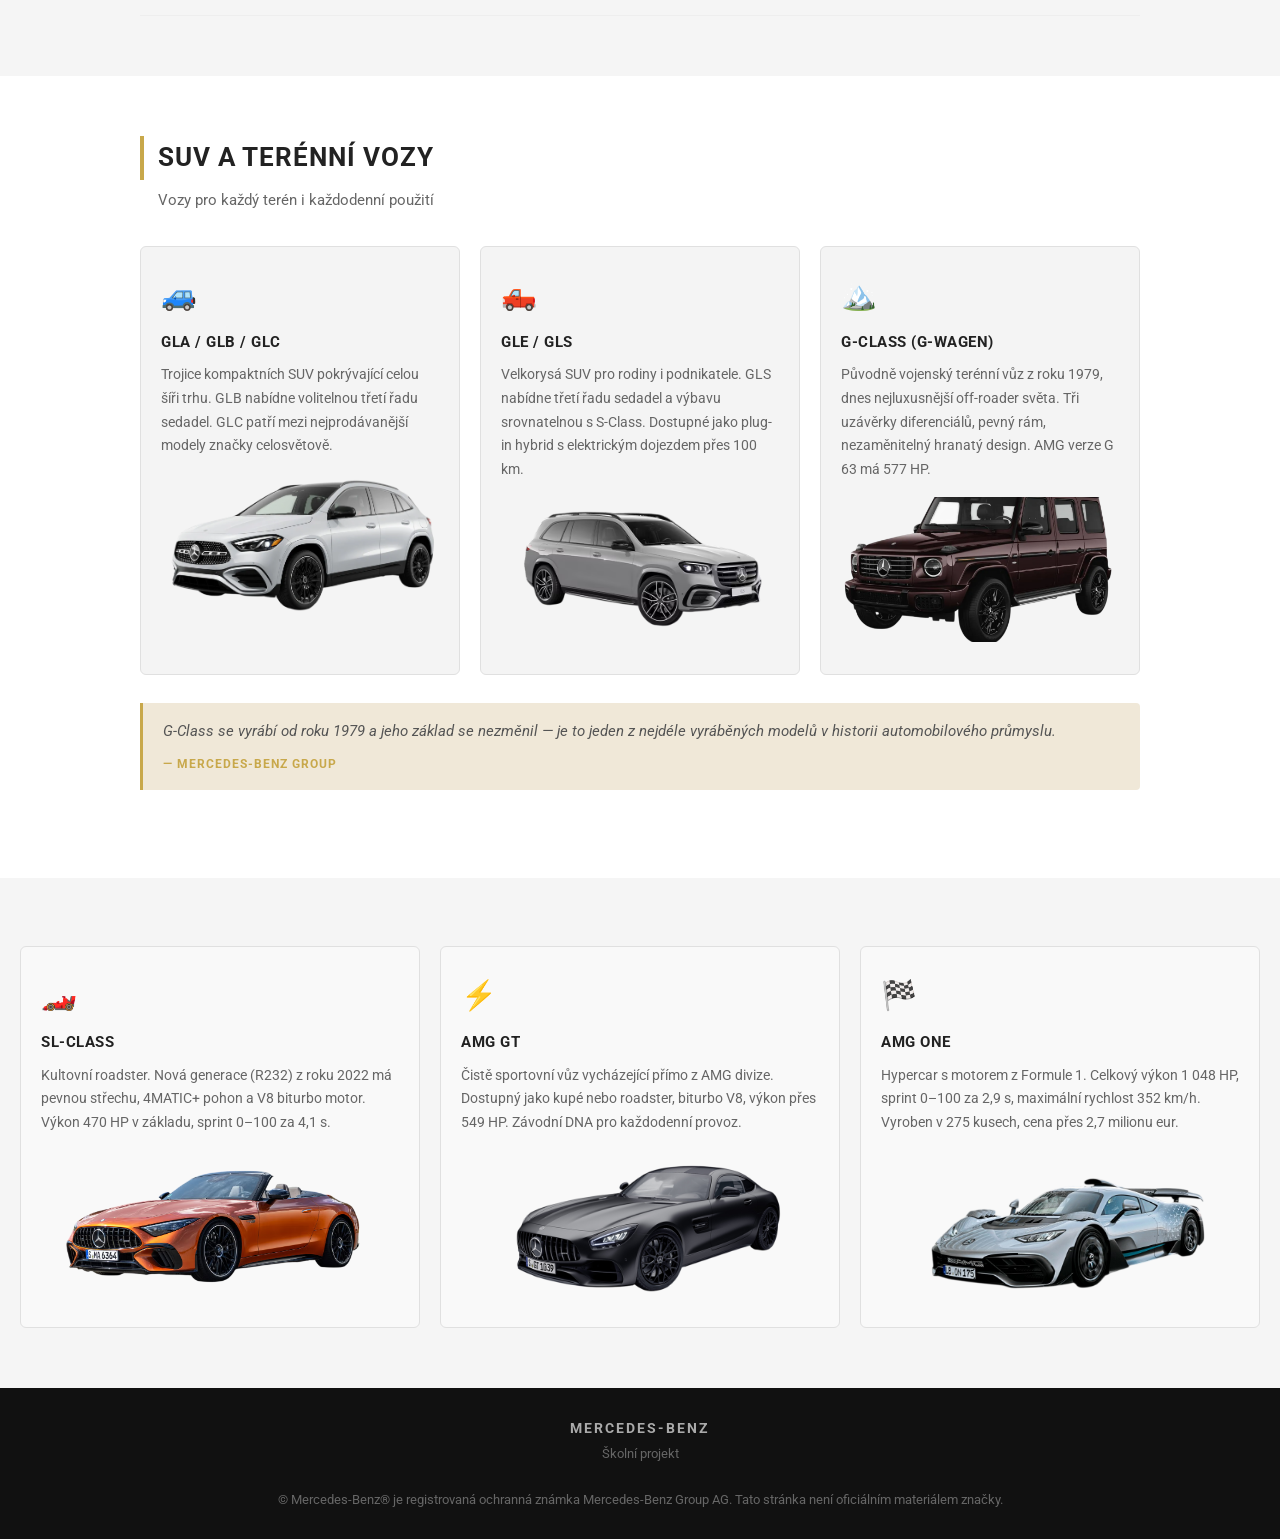
<file: modely.html>
<!DOCTYPE html>
<html lang="cs">
<head>
  <meta charset="UTF-8" />
  <meta name="viewport" content="width=device-width, initial-scale=1.0" />
  <title>Modely — Mercedes-Benz</title>
  <link href="https://fonts.googleapis.com/css2?family=Roboto:wght@300;400;700&display=swap" rel="stylesheet" />
  <link rel="stylesheet" href="style.css" />
</head>
<body>

<nav>
  <div class="nav-inner">
    <a class="nav-logo" href="index.html">★ Mercedes-Benz</a>
    <ul class="nav-links">
      <li><a href="index.html">Úvod</a></li>
      <li><a href="historie.html">Historie</a></li>
      <li><a href="modely.html" class="active">Modely</a></li>
      <li><a href="technologie.html">Technologie</a></li>
      <li><a href="amg.html">AMG</a></li>
      <li><a href="maybach.html">Maybach</a></li>
      <li><a href="elektro.html">Elektro</a></li>
      <li><a href="fakta.html">Fakta</a></li>
    </ul>
    <button class="hamburger" onclick="toggleMenu()" aria-label="Menu">
      <span></span><span></span><span></span>
    </button>
  </div>
  <div class="mobile-menu" id="mobileMenu">
    <a href="index.html"       onclick="closeMenu()">Úvod</a>
    <a href="historie.html"    onclick="closeMenu()">Historie</a>
    <a href="modely.html"      onclick="closeMenu()">Modely</a>
    <a href="technologie.html" onclick="closeMenu()">Technologie</a>
    <a href="amg.html"         onclick="closeMenu()">AMG</a>
    <a href="maybach.html"     onclick="closeMenu()">Maybach</a>
    <a href="elektro.html"     onclick="closeMenu()">Elektro</a>
    <a href="fakta.html"       onclick="closeMenu()">Fakta</a>
  </div>
</nav>

<div class="hero">
  <h1>Modely</h1>
  <p>Mercedes-Benz nabízí jednu z nejširších produktových řad v automobilovém průmyslu.</p>
</div>

<section>
  <div class="container">
    <h2 class="section-title">Sedany a kupé</h2>
    <p class="section-subtitle">Klasické modely, na kterých stojí pověst značky</p>

    <<div class="cards">
      <div class="card">
        <div class="card-icon">🚗</div>
        <div class="card-title">A-Class / CLA</div>
        <p>Nejmenší modely značky. Moderní design, digitální interiér MBUX a dostupné hybridní motory. Ideální do města i na dálnici. Výkon od 161 HP.</p>
        <img src="a-class.png" alt="Mercedes-Benz A-Class" class="card-img" />
      </div>

      <div class="card">
        <div class="card-icon">🚘</div>
        <div class="card-title">C-Class</div>
        <p>Nejprodávanější Mercedes. Dostupný jako sedan nebo kombi. Šestá generace (W206) přišla v roce 2021 s hybridní technologií a velkým OLED displejem v interiéru.</p>
        <img src="c-class.png" alt="Mercedes-Benz C-Class" class="card-img" />
      </div>

      <div class="card">
        <div class="card-icon">💼</div>
        <div class="card-title">E-Class</div>
        <p>Manažerský standard. Vyšší střední třída, která definuje komfort a bezpečnost. Generace W214 nabízí digitální klíč v iPhonu a natáčení zadní nápravy.</p>
        <img src="c-class.png" alt="Mercedes-Benz E-Class" class="card-img" />
      </div>

      <div class="card">
        <div class="card-icon">👑</div>
        <div class="card-title">S-Class</div>
        <p>Vlajková loď automobilky. Absolutní luxus, zadní airbagy, podvozek skenující silnici před vámi a možnost autonomního řízení Drive Pilot Level 3.</p>
        <img src="s-class.png" alt="Mercedes-Benz S-Class" class="card-img" />
      </div>
    </div>

    <table style="margin-top:32px">
      <thead>
        <tr>
          <th>Model</th>
          <th>Výkon (základ)</th>
          <th>0–100 km/h</th>
          <th>Vmax</th>
        </tr>
      </thead>
      <tbody>
        <tr><td>A 180</td><td>134 HP</td><td>8,9 s</td><td>222 km/h</td></tr>
        <tr><td>C 200</td><td>201 HP</td><td>7,3 s</td><td>250 km/h</td></tr>
        <tr><td>E 200</td><td>201 HP</td><td>7,5 s</td><td>250 km/h</td></tr>
        <tr><td>S 400d</td><td>300 HP</td><td>5,4 s</td><td>250 km/h</td></tr>
      </tbody>
    </table>
  </div>
</section>

<section>
  <div class="container">
    <h2 class="section-title">SUV a terénní vozy</h2>
    <p class="section-subtitle">Vozy pro každý terén i každodenní použití</p>

    <div class="cards">
      <div class="card">
        <div class="card-icon">🚙</div>
        <div class="card-title">GLA / GLB / GLC</div>
        <p>Trojice kompaktních SUV pokrývající celou šíři trhu. GLB nabídne volitelnou třetí řadu sedadel. GLC patří mezi nejprodávanější modely značky celosvětově.</p>
        <img src="gla.png" alt="Mercedes-Benz GLC" class="card-img" />
      </div>
      <div class="card">
        <div class="card-icon">🛻</div>
        <div class="card-title">GLE / GLS</div>
        <p>Velkorysá SUV pro rodiny i podnikatele. GLS nabídne třetí řadu sedadel a výbavu srovnatelnou s S-Class. Dostupné jako plug-in hybrid s elektrickým dojezdem přes 100 km.</p>
        <img src="gls-class.png" alt="Mercedes-Benz GLE" class="card-img" />
      </div>
      <div class="card">
        <div class="card-icon">🏔️</div>
        <div class="card-title">G-Class (G-Wagen)</div>
        <p>Původně vojenský terénní vůz z roku 1979, dnes nejluxusnější off-roader světa. Tři uzávěrky diferenciálů, pevný rám, nezaměnitelný hranatý design. AMG verze G 63 má 577 HP.</p>
        <img src="g-class.png" alt="Mercedes-Benz G-Class" class="card-img" />
      </div>
    </div>

    <blockquote>
      G-Class se vyrábí od roku 1979 a jeho základ se nezměnil — je to jeden z nejdéle vyráběných modelů v historii automobilového průmyslu.
      <cite>— Mercedes-Benz Group</cite>
    </blockquote>
  </div>
</section>

<section>
  <div class="cards">
      <div class="card">
        <div class="card-icon">🏎️</div>
        <div class="card-title">SL-Class</div>
        <p>Kultovní roadster. Nová generace (R232) z roku 2022 má pevnou střechu, 4MATIC+ pohon a V8 biturbo motor. Výkon 470 HP v základu, sprint 0–100 za 4,1 s.</p>
        <img src="2025-mercedes-amg-sl63-s-e-performance-122-66a3f18ce1513-Photoroom.png" alt="Mercedes-Benz SL" class="card-img" />
      </div>
      <div class="card">
        <div class="card-icon">⚡</div>
        <div class="card-title">AMG GT</div>
        <p>Čistě sportovní vůz vycházející přímo z AMG divize. Dostupný jako kupé nebo roadster, biturbo V8, výkon přes 549 HP. Závodní DNA pro každodenní provoz.</p>
        <img src="sl.png" alt="Mercedes-AMG GT" class="card-img" />
      </div>
      <div class="card">
        <div class="card-icon">🏁</div>
        <div class="card-title">AMG ONE</div>
        <p>Hypercar s motorem z Formule 1. Celkový výkon 1 048 HP, sprint 0–100 za 2,9 s, maximální rychlost 352 km/h. Vyroben v 275 kusech, cena přes 2,7 milionu eur.</p>
        <img src="22c0182-001-6319c176556d8-Photoroom (1).png" alt="Mercedes-AMG ONE" class="card-img" />
      </div>
    </div>
</section>

<footer>
  <strong style="color:#aaa;letter-spacing:2px;font-size:0.9rem">MERCEDES-BENZ</strong><br>
  <span>Školní projekt</span><br><br>
  <span>© Mercedes-Benz® je registrovaná ochranná známka Mercedes-Benz Group AG. Tato stránka není oficiálním materiálem značky.</span>
</footer>

<script>
  function toggleMenu() { document.getElementById('mobileMenu').classList.toggle('open'); }
  function closeMenu()  { document.getElementById('mobileMenu').classList.remove('open'); }
</script>
</body>
</html>
</file>
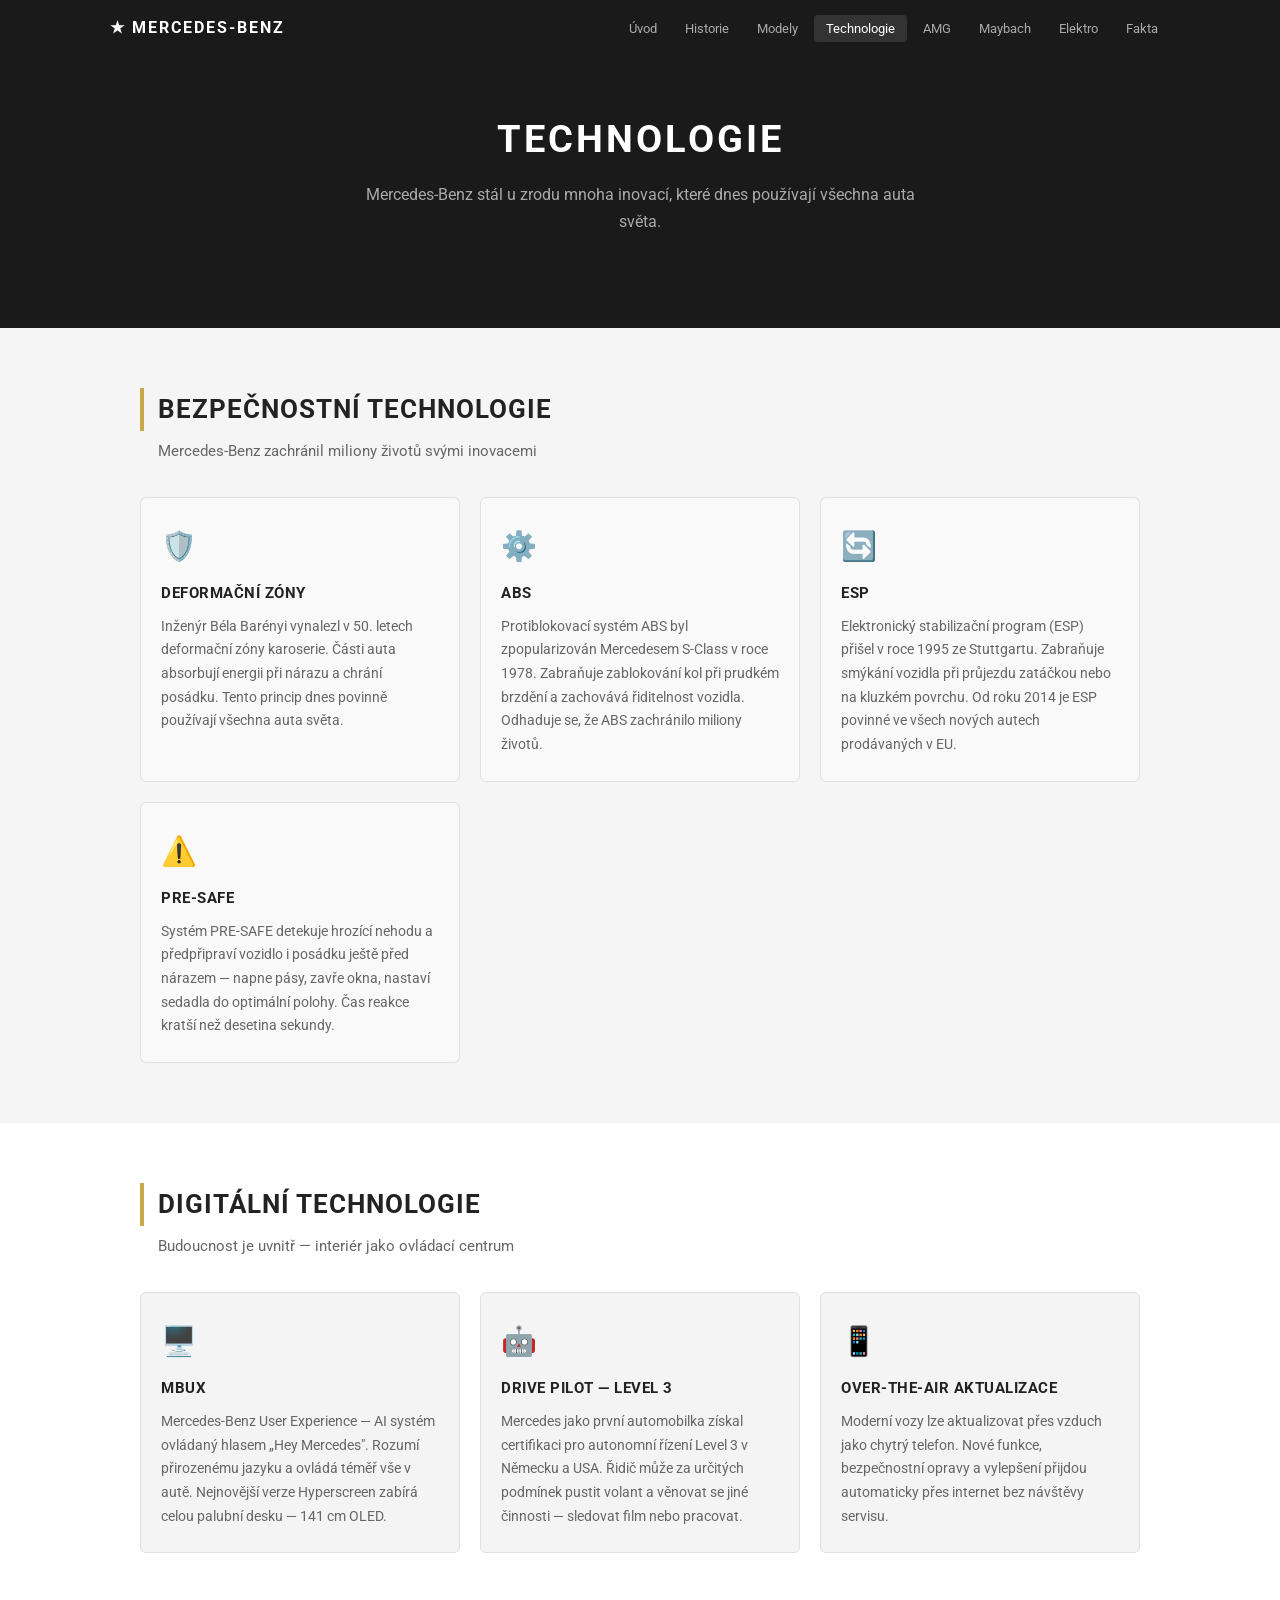
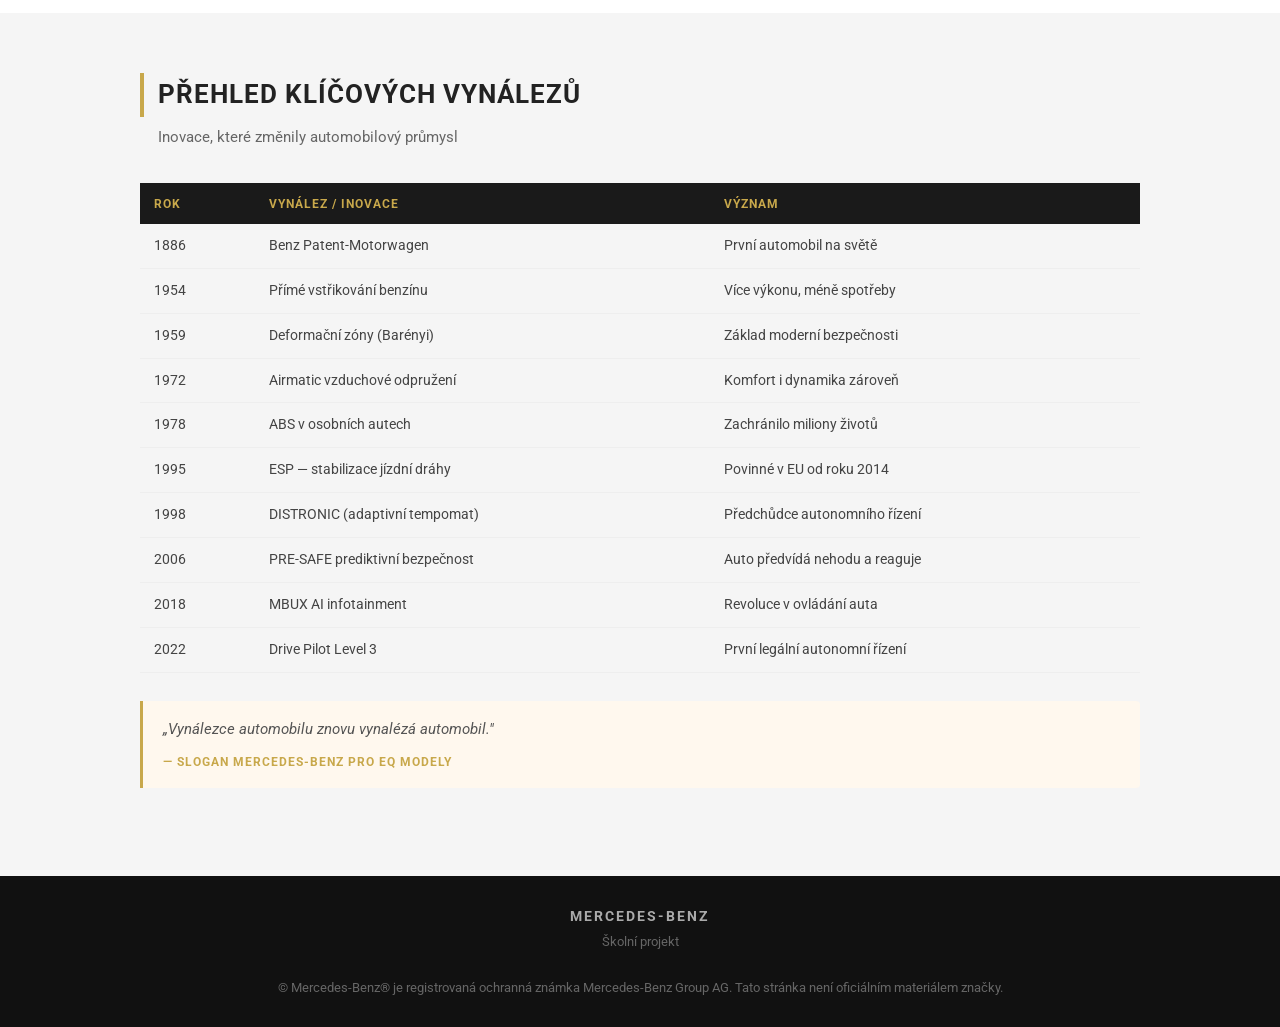
<file: technologie.html>
<!DOCTYPE html>
<html lang="cs">
<head>
  <meta charset="UTF-8" />
  <meta name="viewport" content="width=device-width, initial-scale=1.0" />
  <title>Technologie — Mercedes-Benz</title>
  <link href="https://fonts.googleapis.com/css2?family=Roboto:wght@300;400;700&display=swap" rel="stylesheet" />
  <link rel="stylesheet" href="style.css" />
</head>
<body>

<nav>
  <div class="nav-inner">
    <a class="nav-logo" href="index.html">★ Mercedes-Benz</a>
    <ul class="nav-links">
      <li><a href="index.html">Úvod</a></li>
      <li><a href="historie.html">Historie</a></li>
      <li><a href="modely.html">Modely</a></li>
      <li><a href="technologie.html" class="active">Technologie</a></li>
      <li><a href="amg.html">AMG</a></li>
      <li><a href="maybach.html">Maybach</a></li>
      <li><a href="elektro.html">Elektro</a></li>
      <li><a href="fakta.html">Fakta</a></li>
    </ul>
    <button class="hamburger" onclick="toggleMenu()" aria-label="Menu">
      <span></span><span></span><span></span>
    </button>
  </div>
  <div class="mobile-menu" id="mobileMenu">
    <a href="index.html"       onclick="closeMenu()">Úvod</a>
    <a href="historie.html"    onclick="closeMenu()">Historie</a>
    <a href="modely.html"      onclick="closeMenu()">Modely</a>
    <a href="technologie.html" onclick="closeMenu()">Technologie</a>
    <a href="amg.html"         onclick="closeMenu()">AMG</a>
    <a href="maybach.html"     onclick="closeMenu()">Maybach</a>
    <a href="elektro.html"     onclick="closeMenu()">Elektro</a>
    <a href="fakta.html"       onclick="closeMenu()">Fakta</a>
  </div>
</nav>

<div class="hero">
  <h1>Technologie</h1>
  <p>Mercedes-Benz stál u zrodu mnoha inovací, které dnes používají všechna auta světa.</p>
</div>

<section>
  <div class="container">
    <h2 class="section-title">Bezpečnostní technologie</h2>
    <p class="section-subtitle">Mercedes-Benz zachránil miliony životů svými inovacemi</p>

    <div class="cards">
      <div class="card">
        <div class="card-icon">🛡️</div>
        <div class="card-title">Deformační zóny</div>
        <p>Inženýr Béla Barényi vynalezl v 50. letech deformační zóny karoserie. Části auta absorbují energii při nárazu a chrání posádku. Tento princip dnes povinně používají všechna auta světa.</p>
      </div>
      <div class="card">
        <div class="card-icon">⚙️</div>
        <div class="card-title">ABS</div>
        <p>Protiblokovací systém ABS byl zpopularizován Mercedesem S-Class v roce 1978. Zabraňuje zablokování kol při prudkém brzdění a zachovává řiditelnost vozidla. Odhaduje se, že ABS zachránilo miliony životů.</p>
      </div>
      <div class="card">
        <div class="card-icon">🔄</div>
        <div class="card-title">ESP</div>
        <p>Elektronický stabilizační program (ESP) přišel v roce 1995 ze Stuttgartu. Zabraňuje smýkání vozidla při průjezdu zatáčkou nebo na kluzkém povrchu. Od roku 2014 je ESP povinné ve všech nových autech prodávaných v EU.</p>
      </div>
      <div class="card">
        <div class="card-icon">⚠️</div>
        <div class="card-title">PRE-SAFE</div>
        <p>Systém PRE-SAFE detekuje hrozící nehodu a předpřipraví vozidlo i posádku ještě před nárazem — napne pásy, zavře okna, nastaví sedadla do optimální polohy. Čas reakce kratší než desetina sekundy.</p>
      </div>
    </div>
  </div>
</section>

<section>
  <div class="container">
    <h2 class="section-title">Digitální technologie</h2>
    <p class="section-subtitle">Budoucnost je uvnitř — interiér jako ovládací centrum</p>

    <div class="cards">
      <div class="card">
        <div class="card-icon">🖥️</div>
        <div class="card-title">MBUX</div>
        <p>Mercedes-Benz User Experience — AI systém ovládaný hlasem „Hey Mercedes". Rozumí přirozenému jazyku a ovládá téměř vše v autě. Nejnovější verze Hyperscreen zabírá celou palubní desku — 141 cm OLED.</p>
      </div>
      <div class="card">
        <div class="card-icon">🤖</div>
        <div class="card-title">Drive Pilot — Level 3</div>
        <p>Mercedes jako první automobilka získal certifikaci pro autonomní řízení Level 3 v Německu a USA. Řidič může za určitých podmínek pustit volant a věnovat se jiné činnosti — sledovat film nebo pracovat.</p>
      </div>
      <div class="card">
        <div class="card-icon">📱</div>
        <div class="card-title">Over-the-air aktualizace</div>
        <p>Moderní vozy lze aktualizovat přes vzduch jako chytrý telefon. Nové funkce, bezpečnostní opravy a vylepšení přijdou automaticky přes internet bez návštěvy servisu.</p>
      </div>
    </div>
  </div>
</section>

<section>
  <div class="container">
    <h2 class="section-title">Přehled klíčových vynálezů</h2>
    <p class="section-subtitle">Inovace, které změnily automobilový průmysl</p>

    <table>
      <thead>
        <tr>
          <th>Rok</th>
          <th>Vynález / inovace</th>
          <th>Význam</th>
        </tr>
      </thead>
      <tbody>
        <tr><td>1886</td><td>Benz Patent-Motorwagen</td><td>První automobil na světě</td></tr>
        <tr><td>1954</td><td>Přímé vstřikování benzínu</td><td>Více výkonu, méně spotřeby</td></tr>
        <tr><td>1959</td><td>Deformační zóny (Barényi)</td><td>Základ moderní bezpečnosti</td></tr>
        <tr><td>1972</td><td>Airmatic vzduchové odpružení</td><td>Komfort i dynamika zároveň</td></tr>
        <tr><td>1978</td><td>ABS v osobních autech</td><td>Zachránilo miliony životů</td></tr>
        <tr><td>1995</td><td>ESP — stabilizace jízdní dráhy</td><td>Povinné v EU od roku 2014</td></tr>
        <tr><td>1998</td><td>DISTRONIC (adaptivní tempomat)</td><td>Předchůdce autonomního řízení</td></tr>
        <tr><td>2006</td><td>PRE-SAFE prediktivní bezpečnost</td><td>Auto předvídá nehodu a reaguje</td></tr>
        <tr><td>2018</td><td>MBUX AI infotainment</td><td>Revoluce v ovládání auta</td></tr>
        <tr><td>2022</td><td>Drive Pilot Level 3</td><td>První legální autonomní řízení</td></tr>
      </tbody>
    </table>

    <blockquote>
      „Vynálezce automobilu znovu vynalézá automobil."
      <cite>— Slogan Mercedes-Benz pro EQ modely</cite>
    </blockquote>
  </div>
</section>

<footer>
  <strong style="color:#aaa;letter-spacing:2px;font-size:0.9rem">MERCEDES-BENZ</strong><br>
  <span>Školní projekt</span><br><br>
  <span>© Mercedes-Benz® je registrovaná ochranná známka Mercedes-Benz Group AG. Tato stránka není oficiálním materiálem značky.</span>
</footer>

<script>
  function toggleMenu() { document.getElementById('mobileMenu').classList.toggle('open'); }
  function closeMenu()  { document.getElementById('mobileMenu').classList.remove('open'); }
</script>
</body>
</html>
</file>
<file: style.css>
* {
  margin: 0;
  padding: 0;
  box-sizing: border-box;
}

body {
  font-family: 'Roboto', sans-serif;
  font-weight: 400;
  background: #f5f5f5;
  color: #222;
  line-height: 1.7;
}

nav {
  background: #1a1a1a;
  position: sticky;
  top: 0;
  z-index: 100;
}

.nav-inner {
  max-width: 1100px;
  margin: 0 auto;
  display: flex;
  align-items: center;
  justify-content: space-between;
  padding: 0 20px;
  height: 56px;
}

.nav-logo {
  color: #fff;
  font-weight: 700;
  font-size: 1rem;
  letter-spacing: 2px;
  text-transform: uppercase;
  text-decoration: none;
}

.nav-links {
  list-style: none;
  display: flex;
  gap: 4px;
}

.nav-links a {
  color: #aaa;
  text-decoration: none;
  font-size: 0.82rem;
  padding: 6px 12px;
  border-radius: 4px;
  transition: background 0.2s, color 0.2s;
}

.nav-links a:hover,
.nav-links a.active {
  background: #333;
  color: #fff;
}

.hamburger {
  display: none;
  flex-direction: column;
  gap: 5px;
  cursor: pointer;
  background: none;
  border: none;
  padding: 4px;
}
.hamburger span {
  display: block;
  width: 24px;
  height: 2px;
  background: #fff;
}

.mobile-menu {
  display: none;
  background: #1a1a1a;
  padding: 10px 20px 16px;
}
.mobile-menu.open { display: block; }
.mobile-menu a {
  display: block;
  color: #ccc;
  text-decoration: none;
  padding: 10px 0;
  border-bottom: 1px solid #2a2a2a;
  font-size: 0.9rem;
}

.hero {
  background: #1a1a1a;
  color: #fff;
  text-align: center;
  padding: 50px 20px 60px;
}

.hero h1 {
  font-size: 2.4rem;
  font-weight: 700;
  letter-spacing: 3px;
  text-transform: uppercase;
  margin-bottom: 10px;
}

.hero p {
  color: #aaa;
  font-size: 1rem;
  max-width: 560px;
  margin: 0 auto 32px;
}

section {
  padding: 60px 20px;
}

.container {
  max-width: 1000px;
  margin: 0 auto;
}

.section-title {
  font-size: 1.6rem;
  font-weight: 700;
  margin-bottom: 8px;
  text-transform: uppercase;
  letter-spacing: 1px;
  border-left: 4px solid #c8a84b;
  padding-left: 14px;
}

.section-subtitle {
  color: #666;
  margin-bottom: 32px;
  font-size: 0.95rem;
  padding-left: 18px;
}

section:nth-child(even) {
  background: #fff;
}

p {
  margin-bottom: 14px;
  color: #444;
  font-size: 0.95rem;
}

.timeline {
  border-left: 2px solid #ddd;
  padding-left: 28px;
  margin-top: 8px;
}

.tl-item {
  position: relative;
  margin-bottom: 32px;
}

.tl-item::before {
  content: '';
  position: absolute;
  left: -35px;
  top: 5px;
  width: 12px;
  height: 12px;
  border-radius: 50%;
  background: #c8a84b;
  border: 2px solid #fff;
  box-shadow: 0 0 0 2px #c8a84b;
}

.tl-year {
  font-size: 0.75rem;
  font-weight: 700;
  color: #c8a84b;
  text-transform: uppercase;
  letter-spacing: 2px;
  margin-bottom: 4px;
}

.tl-heading {
  font-size: 1rem;
  font-weight: 700;
  color: #222;
  margin-bottom: 6px;
}

.tl-text {
  font-size: 0.9rem;
  color: #555;
  line-height: 1.7;
}

.cards {
  display: grid;
  grid-template-columns: repeat(auto-fit, minmax(260px, 1fr));
  gap: 20px;
  margin-top: 8px;
}

.card {
  background: #f9f9f9;
  border: 1px solid #e0e0e0;
  border-radius: 6px;
  padding: 24px 20px;
  transition: box-shadow 0.2s;
}

section:nth-child(even) .card {
  background: #f4f4f4;
}

.card:hover {
  box-shadow: 0 4px 16px rgba(0,0,0,0.08);
}

.card-icon {
  font-size: 1.8rem;
  margin-bottom: 10px;
}

.card-title {
  font-weight: 700;
  font-size: 0.95rem;
  margin-bottom: 8px;
  text-transform: uppercase;
  letter-spacing: 0.5px;
}

.card p {
  font-size: 0.87rem;
  color: #666;
  margin: 0;
}

table {
  width: 100%;
  border-collapse: collapse;
  font-size: 0.88rem;
  margin-top: 8px;
}

th {
  background: #1a1a1a;
  color: #c8a84b;
  text-align: left;
  padding: 10px 14px;
  font-size: 0.78rem;
  letter-spacing: 1px;
  text-transform: uppercase;
}

td {
  padding: 10px 14px;
  border-bottom: 1px solid #eee;
  color: #444;
}

tr:hover td {
  background: #fafafa;
}

section:nth-child(even) tr:hover td {
  background: #f0f0f0;
}

.fact-box {
  background: #1a1a1a;
  color: #ddd;
  border-radius: 6px;
  padding: 24px 28px;
  margin-bottom: 16px;
  font-size: 0.9rem;
  line-height: 1.8;
}

.fact-box strong {
  color: #c8a84b;
}

.numbers {
  display: flex;
  flex-wrap: wrap;
  gap: 0;
  border: 1px solid #e0e0e0;
  border-radius: 6px;
  overflow: hidden;
  margin-bottom: 32px;
}

.num-item {
  flex: 1 1 140px;
  text-align: center;
  padding: 24px 16px;
  border-right: 1px solid #e0e0e0;
}

.num-item:last-child { border-right: none; }

.num-val {
  font-size: 1.8rem;
  font-weight: 700;
  color: #1a1a1a;
}

.num-lbl {
  font-size: 0.72rem;
  color: #888;
  text-transform: uppercase;
  letter-spacing: 1px;
  margin-top: 4px;
}

.badge {
  display: inline-block;
  font-size: 0.65rem;
  font-weight: 700;
  letter-spacing: 1px;
  text-transform: uppercase;
  padding: 2px 7px;
  border-radius: 3px;
  margin-left: 6px;
  vertical-align: middle;
}
.badge-amg     { background: #c0392b; color: #fff; }
.badge-eq      { background: #27ae60; color: #fff; }
.badge-maybach { background: #c8a84b; color: #fff; }

.maybach-header {
  background: linear-gradient(135deg, #1a1a1a 0%, #2d2d2d 100%);
  border-radius: 6px;
  padding: 32px 28px;
  margin-bottom: 24px;
  color: #fff;
}

.maybach-header h3 {
  font-size: 1.4rem;
  font-weight: 300;
  letter-spacing: 4px;
  text-transform: uppercase;
  color: #c8a84b;
  margin-bottom: 8px;
}

.maybach-header p {
  color: #aaa;
  font-size: 0.9rem;
  margin: 0;
}

blockquote {
  border-left: 3px solid #c8a84b;
  padding: 16px 20px;
  background: #fff8ee;
  margin: 28px 0;
  border-radius: 0 4px 4px 0;
  font-style: italic;
  color: #555;
  font-size: 0.95rem;
}

blockquote cite {
  display: block;
  margin-top: 8px;
  font-style: normal;
  font-size: 0.78rem;
  color: #c8a84b;
  font-weight: 700;
  letter-spacing: 1px;
  text-transform: uppercase;
}

section:nth-child(even) blockquote {
  background: #f0e8d8;
}

footer {
  background: #111;
  color: #666;
  text-align: center;
  padding: 28px 20px;
  font-size: 0.8rem;
  line-height: 1.8;
}

.project-note {
  margin-top: 32px;
  padding: 20px 24px;
  background: #f0f0f0;
  border-radius: 6px;
  font-size: 0.82rem;
  color: #888;
  border: 1px solid #e0e0e0;
}

.project-note strong {
  color: #444;
  display: block;
  margin-bottom: 6px;
}

.card-img {
  width: 100%;
  height: 160px;
  object-fit: cover;
  border-radius: 6px;
  margin-top: auto;
  padding-top: 15px; 
}

@media (max-width: 700px) {
  .nav-links { display: none; }
  .hamburger { display: flex; }

  .hero h1 { font-size: 1.7rem; }
  .hero-stats { gap: 24px; }

  .numbers { flex-direction: column; }
  .num-item { border-right: none; border-bottom: 1px solid #e0e0e0; }
  .num-item:last-child { border-bottom: none; }

  section { padding: 44px 16px; }
}
</file>
